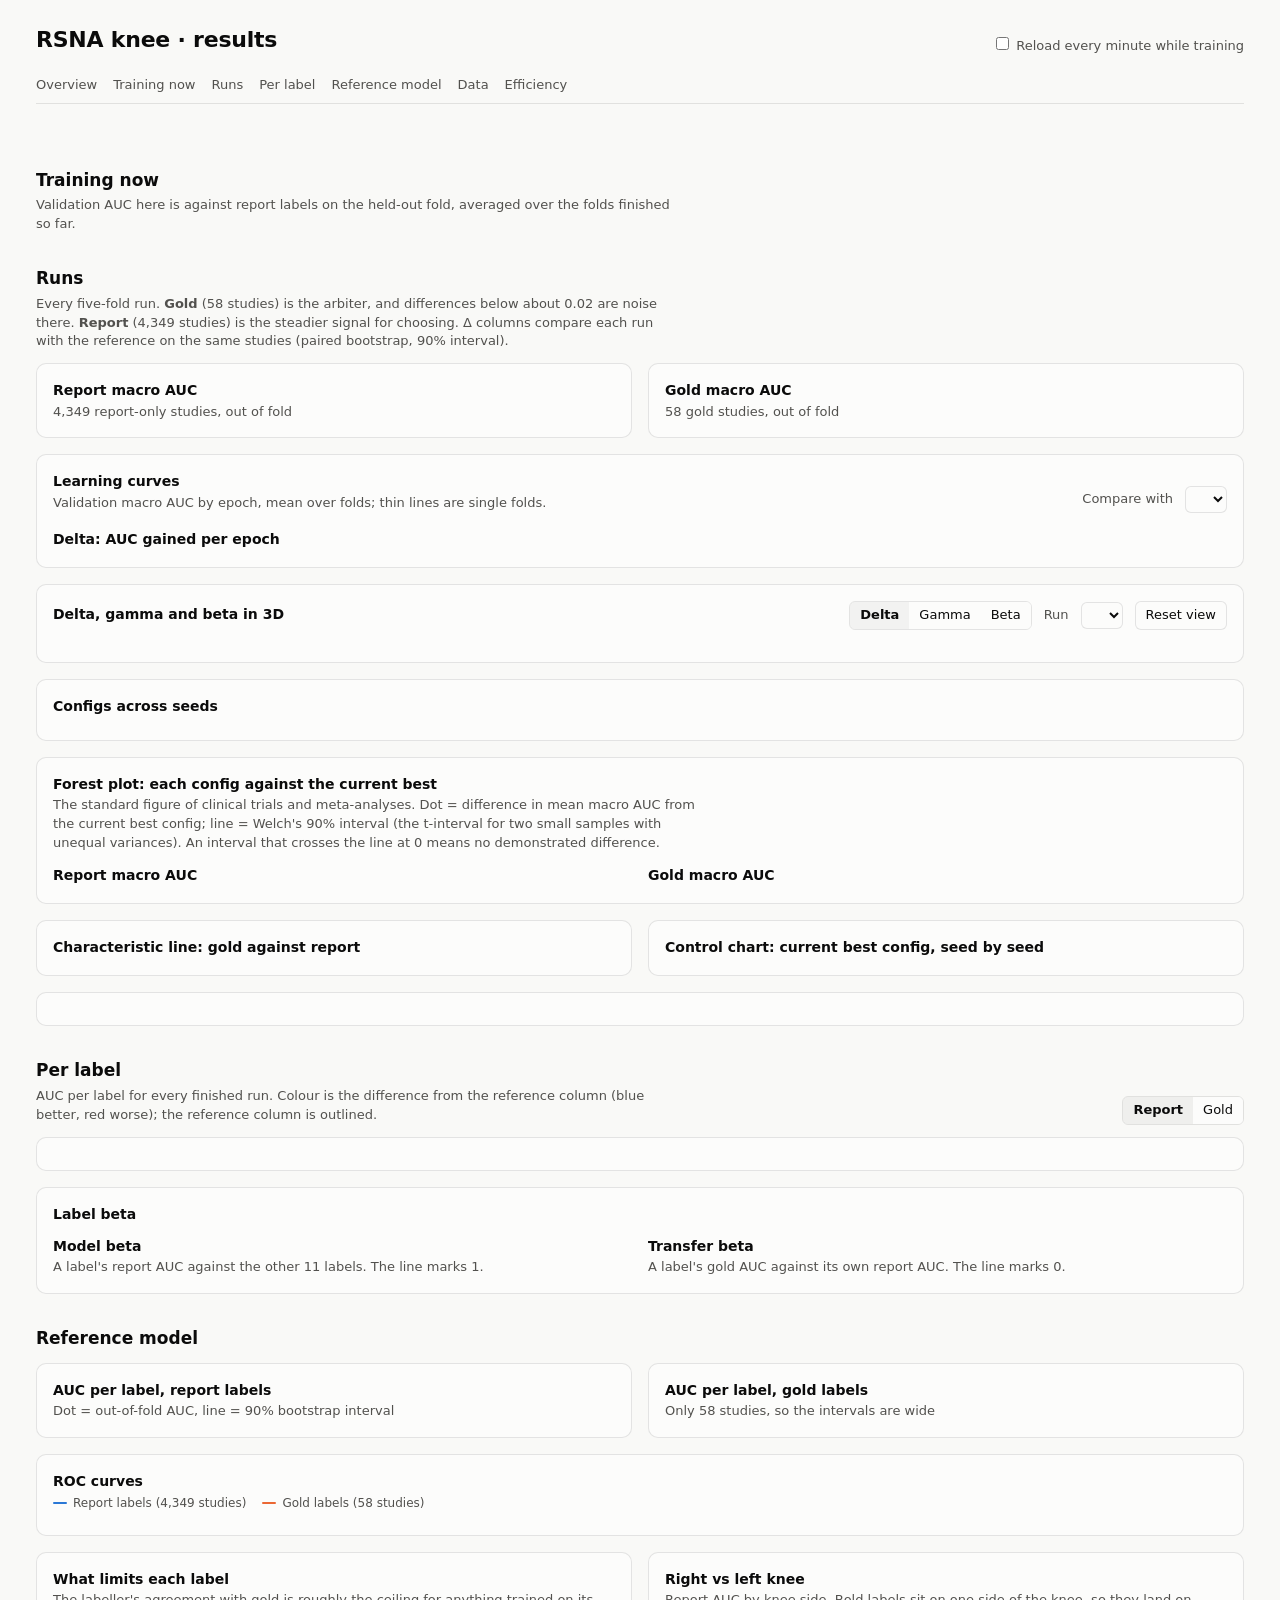
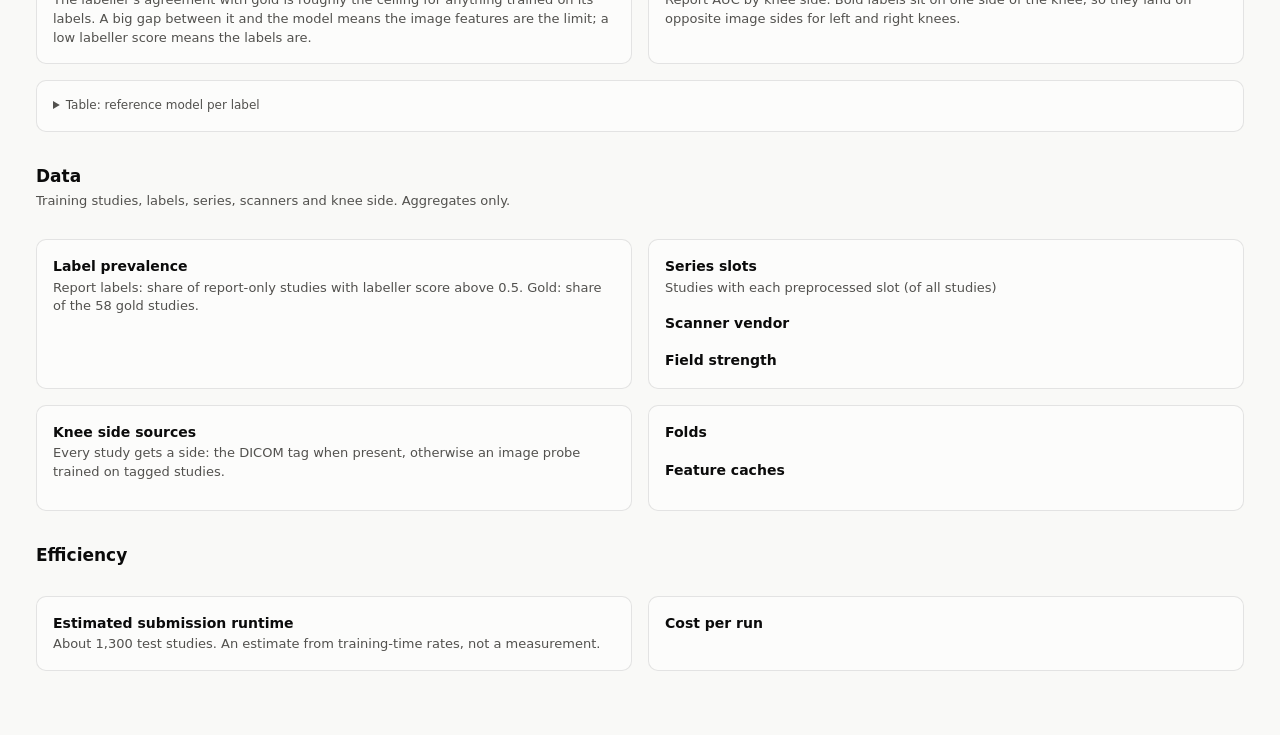
<file: scripts/dashboard_ui/template.html>
<!doctype html>
<html lang="en">
<head>
<meta charset="utf-8">
<meta name="viewport" content="width=device-width, initial-scale=1">
<title>Knee Results Dashboard</title>
<!-- Built by scripts/dashboard.py from runs/, meta/ and data/ (metrics and aggregates only). Do not edit runs/dashboard.html. -->
<style>
:root {
  color-scheme: light;
  --page: #f9f9f7; --surface: #fcfcfb; --text: #0b0b0b; --text2: #52514e; --muted: #898781;
  --grid: #e1e0d9; --axis: #c3c2b7; --border: rgba(11, 11, 11, 0.10); --wash: rgba(11, 11, 11, 0.04);
  --s1: #2a78d6; --s2: #eb6834; --s3: #1baf7a; --deemph: #bdbcb6;
  --good: #0ca30c; --warn: #fab219; --crit: #d03b3b;
  --div-neg: #e34948; --div-mid: #f0efec; --div-pos: #2a78d6; --meter-track: #cde2fb;
}
@media (prefers-color-scheme: dark) {
  :root:not([data-theme="light"]) {
    color-scheme: dark;
    --page: #0d0d0d; --surface: #1a1a19; --text: #ffffff; --text2: #c3c2b7; --muted: #898781;
    --grid: #2c2c2a; --axis: #383835; --border: rgba(255, 255, 255, 0.10); --wash: rgba(255, 255, 255, 0.05);
    --s1: #3987e5; --s2: #d95926; --s3: #199e70; --deemph: #5f5e5a;
    --div-neg: #e66767; --div-mid: #383835; --div-pos: #3987e5; --meter-track: #104281;
  }
}
:root[data-theme="dark"] {
  color-scheme: dark;
  --page: #0d0d0d; --surface: #1a1a19; --text: #ffffff; --text2: #c3c2b7; --muted: #898781;
  --grid: #2c2c2a; --axis: #383835; --border: rgba(255, 255, 255, 0.10); --wash: rgba(255, 255, 255, 0.05);
  --s1: #3987e5; --s2: #d95926; --s3: #199e70; --deemph: #5f5e5a;
  --div-neg: #e66767; --div-mid: #383835; --div-pos: #3987e5; --meter-track: #104281;
}
* { box-sizing: border-box; }
html { background: var(--page); }
body { margin: 0; background: var(--page); color: var(--text); font: 14px/1.45 system-ui, -apple-system, "Segoe UI", sans-serif; }
.wrap { max-width: 1240px; margin: 0 auto; padding: 0 16px 64px; }
header.top { display: flex; flex-wrap: wrap; gap: 12px 24px; align-items: flex-end; justify-content: space-between; padding: 24px 0 12px; }
h1 { font-size: 22px; font-weight: 600; margin: 0; letter-spacing: -0.01em; }
h2 { font-size: 17px; font-weight: 600; margin: 0 0 4px; }
h3 { font-size: 14px; font-weight: 600; margin: 0 0 2px; }
.sub, .note { color: var(--text2); margin: 0; }
.note { font-size: 13px; max-width: 78ch; }
.muted { color: var(--muted); }
.controls { display: flex; gap: 12px; align-items: center; flex-wrap: wrap; color: var(--text2); font-size: 13px; }
select { max-width: 100%; min-width: 0; text-overflow: ellipsis; }
label.controls { min-width: 0; max-width: 100%; }
button, select { font: inherit; font-size: 13px; color: var(--text); background: var(--surface); border: 1px solid var(--border); border-radius: 6px; padding: 4px 10px; cursor: pointer; }
button[aria-pressed="true"] { background: var(--wash); font-weight: 600; }
nav.toc { position: sticky; top: 0; z-index: 5; background: var(--page); border-bottom: 1px solid var(--border); padding: 8px 0; display: flex; gap: 16px; overflow-x: auto; white-space: nowrap; font-size: 13px; }
nav.toc a { color: var(--text2); text-decoration: none; }
nav.toc a:hover { color: var(--text); }
section { margin-top: 32px; scroll-margin-top: 48px; }
.head { margin-bottom: 12px; }
.card { background: var(--surface); border: 1px solid var(--border); border-radius: 10px; padding: 16px; min-width: 0; }
.grid2 { display: grid; grid-template-columns: repeat(2, minmax(0, 1fr)); gap: 16px; }
.grid3 { display: grid; grid-template-columns: repeat(3, minmax(0, 1fr)); gap: 16px; }
.stack > * + * { margin-top: 16px; }
@media (max-width: 860px) { .grid2, .grid3 { grid-template-columns: minmax(0, 1fr); } }
.tiles { display: grid; grid-template-columns: repeat(auto-fit, minmax(170px, 1fr)); gap: 12px; }
.tile { background: var(--surface); border: 1px solid var(--border); border-radius: 10px; padding: 12px 14px; }
.tile .label { color: var(--text2); font-size: 13px; }
.tile .value { font-size: 24px; font-weight: 600; margin-top: 2px; }
.tile .delta { font-size: 12px; color: var(--text2); margin-top: 2px; }
.hero { display: grid; grid-template-columns: minmax(240px, 1.1fr) 3fr; gap: 12px; }
@media (max-width: 860px) { .hero { grid-template-columns: minmax(0, 1fr); } }
.hero .big { font-size: 52px; font-weight: 600; line-height: 1.05; letter-spacing: -0.02em; }
.legend { display: flex; flex-wrap: wrap; gap: 6px 16px; font-size: 12px; color: var(--text2); margin: 4px 0 6px; }
.legend .k { display: inline-block; width: 10px; height: 10px; border-radius: 50%; margin-right: 6px; vertical-align: -1px; }
.legend .k.line { width: 14px; height: 2px; border-radius: 1px; vertical-align: 3px; }
.legend .k.rect { border-radius: 2px; }
svg { display: block; overflow: visible; }
svg text { fill: var(--text2); font-size: 12px; }
svg .tick { fill: var(--muted); font-size: 11px; font-variant-numeric: tabular-nums; }
svg .catlab { fill: var(--text); font-size: 12px; }
svg .catlab.strong { font-weight: 600; }
svg .endlab { fill: var(--text2); font-size: 11px; font-variant-numeric: tabular-nums; }
svg .grid { stroke: var(--grid); stroke-width: 1; }
svg .axis { stroke: var(--axis); stroke-width: 1; }
svg .refline { stroke: var(--axis); stroke-width: 1.5; }
svg .connector { stroke: var(--axis); stroke-width: 2; stroke-linecap: round; }
svg .ci { stroke-width: 2; stroke-linecap: round; opacity: 0.55; }
svg .dot { stroke: var(--surface); stroke-width: 2; }
svg .line { fill: none; stroke-width: 2; stroke-linejoin: round; stroke-linecap: round; }
svg .faint { fill: none; stroke-width: 1; opacity: 0.25; }
svg .hit { fill: transparent; cursor: default; }
svg .hit:focus { outline: none; }
svg g.row:hover .dot, svg g.row:focus-within .dot { r: 6.5; }
svg g.row:hover .bar, svg g.row:focus-within .bar { opacity: 0.8; }
svg .cross { stroke: var(--muted); stroke-width: 1; }
table { border-collapse: collapse; width: 100%; font-size: 13px; }
th, td { text-align: left; padding: 6px 8px; border-bottom: 1px solid var(--grid); vertical-align: top; }
th { color: var(--text2); font-weight: 600; font-size: 12px; white-space: nowrap; }
td.num, th.num { text-align: right; font-variant-numeric: tabular-nums; white-space: nowrap; }
tr.ref td { background: var(--wash); }
.scroll { overflow-x: auto; }
.pill { display: inline-flex; gap: 5px; align-items: center; font-size: 12px; white-space: nowrap; color: var(--text); }
.pill .ic { display: inline-flex; width: 16px; height: 16px; border-radius: 50%; align-items: center; justify-content: center; font-size: 10px; font-weight: 700; color: #fff; }
details summary { cursor: pointer; color: var(--text2); font-size: 12px; }
details .notes { color: var(--text2); font-size: 12px; margin-top: 4px; max-width: 70ch; }
.heat td.cell { text-align: right; font-variant-numeric: tabular-nums; border-bottom: 2px solid var(--surface); border-right: 2px solid var(--surface); }
.heat th.col { writing-mode: vertical-rl; transform: rotate(180deg); text-align: left; height: 150px; vertical-align: bottom; font-weight: 500; }
.meter { height: 10px; border-radius: 5px; background: var(--meter-track); overflow: hidden; }
.meter > div { height: 100%; background: var(--s1); border-radius: 5px; }
.rocgrid { display: grid; grid-template-columns: repeat(auto-fill, minmax(190px, 1fr)); gap: 12px; }
.rocgrid .cell { min-width: 0; }
.seg { display: inline-flex; border: 1px solid var(--border); border-radius: 6px; overflow: hidden; }
.seg button { border: 0; border-radius: 0; }
#tip { position: fixed; z-index: 20; display: none; pointer-events: none; background: var(--surface); color: var(--text); border: 1px solid var(--border); border-radius: 8px; padding: 8px 10px; box-shadow: 0 4px 16px rgba(0, 0, 0, 0.12); font-size: 12px; max-width: 360px; }
#tip .tt-title { color: var(--text2); margin-bottom: 4px; }
#tip .tt-row { display: flex; gap: 8px; align-items: center; white-space: nowrap; }
#tip .tt-key { width: 12px; height: 2px; border-radius: 1px; flex: none; }
#tip .tt-val { font-weight: 600; font-variant-numeric: tabular-nums; }
#tip .tt-lab { color: var(--text2); white-space: normal; }
.stale { color: var(--crit); }
svg.g3 { touch-action: none; cursor: grab; user-select: none; -webkit-user-select: none; border-radius: 8px; }
svg.g3.drag { cursor: grabbing; }
svg.g3:focus { outline: none; }
svg.g3:focus-visible { outline: 2px solid var(--s1); outline-offset: 2px; }
svg.g3 .pane { fill: var(--wash); }
svg.g3 .front { opacity: 0.5; }
svg.g3 .casing { stroke: var(--muted); stroke-width: 4.5; stroke-linecap: round; }
svg.g3 .seg3 { stroke-width: 2.5; stroke-linecap: round; }
svg.g3 .stem { stroke: var(--text2); stroke-width: 1; opacity: 0.7; }
svg.g3 .drop { stroke: var(--axis); stroke-width: 1; }
svg.g3 .shadow { fill: none; stroke: var(--muted); stroke-width: 1.5; stroke-linejoin: round; opacity: 0.8; }
svg.g3 .other { fill: none; stroke: var(--deemph); stroke-width: 1; stroke-linejoin: round; opacity: 0.6; }
svg.g3 .mark { stroke: var(--muted); stroke-width: 1; }
svg.g3 .mesh { stroke: var(--s2); stroke-width: 1; opacity: 0.55; }
svg.g3 .sheet { fill: var(--s2); opacity: 0.08; }
svg.g3 .hit:focus-visible { outline: 2px solid var(--s1); }
.legend .ramp { display: inline-block; width: 96px; height: 10px; border-radius: 2px; margin: 0 6px; vertical-align: -1px; border: 1px solid var(--border); }
/* Graphs view (dashboard.html?graphs): the charts alone, one card each. &export is the variant scripts/graphs.py saves as PNGs. */
html.graphs .wrap { max-width: 1600px; }
html.graphs .wrap > section, html.graphs nav.toc, html.graphs #sub, html.graphs header.top .controls { display: none; }
#gallery { display: grid; grid-template-columns: repeat(auto-fill, minmax(min(100%, 520px), 1fr)); gap: 16px; align-items: start; }
#gallery > h2 { grid-column: 1 / -1; margin: 16px 0 -4px; }
#gallery .wide { grid-column: 1 / -1; }
#gallery .ghead { display: flex; justify-content: space-between; align-items: center; gap: 8px 12px; flex-wrap: wrap; margin-bottom: 8px; }
#gallery .note, #gallery .tiles, #gallery .meter { display: none; }
#gallery .card .card { border: 0; padding: 0; background: none; }
#gallery #liveBox .grid2 { grid-template-columns: minmax(0, 1fr); }
html.export .gctl { display: none; }
html.export #gallery .scroll { overflow: visible; width: max-content; min-width: 100%; }
</style>
</head>
<body>
<div class="wrap">
  <header class="top">
    <div>
      <h1>RSNA knee · results</h1>
      <p class="sub" id="sub"></p>
    </div>
    <div class="controls">
      <label><input type="checkbox" id="auto"> Reload every minute while training</label>

    </div>
  </header>
  <nav class="toc" aria-label="Sections">
    <a href="#overview">Overview</a><a href="#live">Training now</a><a href="#runs">Runs</a><a href="#labels">Per label</a>
    <a href="#reference">Reference model</a><a href="#data">Data</a><a href="#efficiency">Efficiency</a>
  </nav>

  <section id="overview"><div class="hero" id="hero"></div></section>

  <section id="live">
    <div class="head"><h2>Training now</h2><p class="note">Validation AUC here is against report labels on the held-out fold, averaged over the folds finished so far.</p></div>
    <div id="liveBox"></div>
  </section>

  <section id="runs">
    <div class="head"><h2>Runs</h2>
      <p class="note">Every five-fold run. <b>Gold</b> (58 studies) is the arbiter, and differences below about 0.02 are noise there. <b>Report</b> (4,349 studies) is the steadier signal for choosing. Δ columns compare each run with the reference on the same studies (paired bootstrap, 90% interval).</p></div>
    <div class="grid2">
      <div class="card"><h3>Report macro AUC</h3><p class="note">4,349 report-only studies, out of fold</p><div id="runsReport"></div></div>
      <div class="card"><h3>Gold macro AUC</h3><p class="note">58 gold studies, out of fold</p><div id="runsGold"></div></div>
    </div>
    <div class="card" style="margin-top:16px">
      <div style="display:flex;justify-content:space-between;gap:12px;flex-wrap:wrap;align-items:flex-end">
        <div><h3>Learning curves</h3><p class="note">Validation macro AUC by epoch, mean over folds; thin lines are single folds.</p></div>
        <label class="controls">Compare with <select id="cmpSel"></select></label>
      </div>
      <div id="curves"></div>
      <h3 style="margin-top:16px">Delta: AUC gained per epoch</h3><p class="note" id="greeksNote"></p>
      <div id="deltaCurves"></div>
    </div>
    <div class="card" id="greeks3d" style="margin-top:16px">
      <div style="display:flex;justify-content:space-between;gap:8px 12px;flex-wrap:wrap;align-items:center">
        <h3>Delta, gamma and beta in 3D</h3>
        <div class="controls" style="min-width:0;max-width:100%">
          <span class="seg" role="group" aria-label="3D view"><button data-g3="delta" aria-pressed="true">Delta</button><button data-g3="gamma" aria-pressed="false">Gamma</button><button data-g3="beta" aria-pressed="false">Beta</button></span>
          <label class="controls" id="g3RunLab">Run <select id="g3Run"></select></label>
          <button id="g3Reset">Reset view</button>
        </div>
      </div>
      <div class="grid2" style="margin-top:8px;align-items:start">
        <div><p class="note" id="g3Note"></p><div id="g3Legend" style="margin-top:8px"></div></div>
        <div id="g3Box"></div>
      </div>
    </div>
    <div class="card scroll" style="margin-top:16px">
      <h3>Configs across seeds</h3><p class="note" id="configsNote"></p>
      <div id="configs" style="margin-top:8px"></div>
    </div>
    <div class="card" style="margin-top:16px">
      <h3>Forest plot: each config against the current best</h3>
      <p class="note">The standard figure of clinical trials and meta-analyses. Dot = difference in mean macro AUC from the current best config; line = Welch's 90% interval (the t-interval for two small samples with unequal variances). An interval that crosses the line at 0 means no demonstrated difference.</p>
      <div class="grid2" style="margin-top:12px">
        <div><h3>Report macro AUC</h3><div id="forestReport"></div></div>
        <div><h3>Gold macro AUC</h3><div id="forestGold"></div></div>
      </div>
    </div>
    <div class="grid2" style="margin-top:16px">
      <div class="card"><h3>Characteristic line: gold against report</h3><p class="note" id="capmNote"></p><div id="capm"></div></div>
      <div class="card"><h3>Control chart: current best config, seed by seed</h3><p class="note" id="controlNote"></p>
        <div id="controlReport"></div><div id="controlGold"></div></div>
    </div>
    <div class="card scroll" style="margin-top:16px"><div id="board"></div></div>
  </section>

  <section id="labels">
    <div class="head" style="display:flex;justify-content:space-between;gap:12px;flex-wrap:wrap;align-items:flex-end">
      <div><h2>Per label</h2><p class="note">AUC per label for every finished run. Colour is the difference from the reference column (blue better, red worse); the reference column is outlined.</p></div>
      <span class="seg" role="group" aria-label="Metric"><button data-heat="report" aria-pressed="true">Report</button><button data-heat="gold">Gold</button></span>
    </div>
    <div class="card scroll"><div id="heat"></div></div>
    <div class="card" style="margin-top:16px">
      <h3>Label beta</h3><p class="note" id="betaNote"></p>
      <div class="grid2" style="margin-top:12px">
        <div><h3>Model beta</h3><p class="note">A label's report AUC against the other 11 labels. The line marks 1.</p><div id="betaModel"></div></div>
        <div><h3>Transfer beta</h3><p class="note">A label's gold AUC against its own report AUC. The line marks 0.</p><div id="betaTransfer"></div></div>
      </div>
    </div>
  </section>

  <section id="reference">
    <div class="head"><h2>Reference model</h2><p class="note" id="refNote"></p></div>
    <div class="grid2">
      <div class="card"><h3>AUC per label, report labels</h3><p class="note">Dot = out-of-fold AUC, line = 90% bootstrap interval</p><div id="ciReport"></div></div>
      <div class="card"><h3>AUC per label, gold labels</h3><p class="note">Only 58 studies, so the intervals are wide</p><div id="ciGold"></div></div>
    </div>
    <div class="card" style="margin-top:16px">
      <h3>ROC curves</h3>
      <div class="legend" id="rocLegend"><span><span class="k line" style="background:var(--s1)"></span>Report labels (4,349 studies)</span><span><span class="k line" style="background:var(--s2)"></span>Gold labels (58 studies)</span></div>
      <div class="rocgrid" id="roc"></div>
    </div>
    <div class="grid2" style="margin-top:16px">
      <div class="card"><h3>What limits each label</h3>
        <p class="note">The labeller's agreement with gold is roughly the ceiling for anything trained on its labels. A big gap between it and the model means the image features are the limit; a low labeller score means the labels are.</p>
        <div id="ceiling"></div></div>
      <div class="card"><h3>Right vs left knee</h3>
        <p class="note">Report AUC by knee side. Bold labels sit on one side of the knee, so they land on opposite image sides for left and right knees.</p>
        <div id="side"></div></div>
    </div>
    <details class="card" style="margin-top:16px"><summary>Table: reference model per label</summary><div class="scroll" id="refTable" style="margin-top:8px"></div></details>
  </section>

  <section id="data">
    <div class="head"><h2>Data</h2><p class="note">Training studies, labels, series, scanners and knee side. Aggregates only.</p></div>
    <div class="tiles" id="dataTiles"></div>
    <div class="grid2" style="margin-top:16px">
      <div class="card"><h3>Label prevalence</h3><p class="note">Report labels: share of report-only studies with labeller score above 0.5. Gold: share of the 58 gold studies.</p><div id="prev"></div></div>
      <div class="card stack">
        <div><h3>Series slots</h3><p class="note">Studies with each preprocessed slot (of all studies)</p><div id="slots"></div></div>
        <div><h3>Scanner vendor</h3><div id="vendors"></div></div>
        <div><h3>Field strength</h3><div id="field"></div></div>
      </div>
    </div>
    <div class="grid2" style="margin-top:16px">
      <div class="card"><h3>Knee side sources</h3><p class="note">Every study gets a side: the DICOM tag when present, otherwise an image probe trained on tagged studies.</p><div id="lat"></div><div class="tiles" id="latTiles" style="margin-top:12px"></div></div>
      <div class="card stack">
        <div><h3>Folds</h3><div class="scroll" id="folds"></div></div>
        <div><h3>Feature caches</h3><div class="scroll" id="caches"></div></div>
      </div>
    </div>
  </section>

  <section id="efficiency">
    <div class="head"><h2>Efficiency</h2><p class="note" id="effNote"></p></div>
    <div class="tiles" id="effTiles"></div>
    <div class="grid2" style="margin-top:16px">
      <div class="card"><h3>Estimated submission runtime</h3><p class="note">About 1,300 test studies. An estimate from training-time rates, not a measurement.</p><div id="effBar"></div></div>
      <div class="card scroll"><h3>Cost per run</h3><div id="effTable"></div></div>
    </div>
  </section>
</div>
<div id="tip" role="tooltip"></div>

<script>const DATA = /*__DATA__*/null;</script>
<script>
"use strict";
// ------------------------------------------------------------------ helpers
const $ = (s, r = document) => r.querySelector(s);
const NS = "http://www.w3.org/2000/svg";
function S(tag, attrs, parent) { const e = document.createElementNS(NS, tag); for (const k in attrs || {}) e.setAttribute(k, attrs[k]); if (parent) parent.appendChild(e); return e; }
function H(tag, attrs, parent, text) {
  const e = document.createElement(tag);
  for (const k in attrs || {}) { if (k === "class") e.className = attrs[k]; else if (k === "style") e.style.cssText = attrs[k]; else e.setAttribute(k, attrs[k]); }
  if (text != null) e.textContent = text;
  if (parent) parent.appendChild(e);
  return e;
}
const cssv = n => getComputedStyle(document.documentElement).getPropertyValue(n).trim();
const f3 = v => v == null ? "–" : v.toFixed(3);
const f4 = v => v == null ? "–" : v.toFixed(4);
const pct = v => v == null ? "–" : (100 * v).toFixed(1) + "%";
const sg = (v, d = 3) => v == null ? "–" : (v >= 0 ? "+" : "−") + Math.abs(v).toFixed(d);
const sg0 = (v, d = 4) => v != null && Math.abs(v) < 0.5 * Math.pow(10, -d) ? (0).toFixed(d) : sg(v, d);  // no signed zero
const int = v => v == null ? "–" : Math.round(v).toLocaleString("en-US");
const compact = v => v == null ? "–" : v >= 1e6 ? (v / 1e6).toFixed(2) + "M" : v >= 1e4 ? (v / 1e3).toFixed(0) + "K" : int(v);
const lin = (d0, d1, r0, r1) => v => r0 + (v - d0) / (d1 - d0 || 1) * (r1 - r0);
function niceTicks(min, max, n = 5) {
  const raw = (max - min) / n, mag = Math.pow(10, Math.floor(Math.log10(raw))), r = raw / mag;
  const step = (r > 5 ? 10 : r > 2 ? 5 : r > 1 ? 2 : 1) * mag, out = [];
  for (let v = Math.ceil(min / step - 1e-9) * step; v <= max + 1e-9; v += step) out.push(+v.toFixed(10));
  return out;
}
const measure = document.createElement("canvas").getContext("2d");
function fit(text, px, size = 12) {  // truncate to a pixel width with an ellipsis; the tooltip carries the full text
  measure.font = `${size}px system-ui, -apple-system, "Segoe UI", sans-serif`;
  if (measure.measureText(text).width <= px) return text;
  let lo = 0, hi = text.length;
  while (lo < hi) { const m = (lo + hi + 1) >> 1; if (measure.measureText(text.slice(0, m) + "…").width <= px) lo = m; else hi = m - 1; }
  return text.slice(0, lo).trimEnd() + "…";
}
const short = (t, n = 44) => !t ? "" : t.length <= n ? t : t.slice(0, n).replace(/\s+\S*$/, "") + "…";
const runLabel = r => short(r.change.replace(/;\s*vs .*$/, ""), 40);

// ------------------------------------------------------------------ tooltip
const tip = $("#tip");
function showTip(ev, title, rows) {
  tip.replaceChildren();
  if (title) H("div", { class: "tt-title" }, tip, title);
  for (const r of rows) {
    const row = H("div", { class: "tt-row" }, tip);
    const k = H("span", { class: "tt-key" }, row); k.style.background = r.color || "transparent";
    H("span", { class: "tt-val" }, row, r.value);
    if (r.label) H("span", { class: "tt-lab" }, row, r.label);
  }
  tip.style.display = "block";
  const pad = 14, w = tip.offsetWidth, h = tip.offsetHeight;
  let x = ev.clientX + pad, y = ev.clientY + pad;
  if (x + w > innerWidth - 8) x = ev.clientX - w - pad;
  if (y + h > innerHeight - 8) y = ev.clientY - h - pad;
  tip.style.left = Math.max(8, x) + "px"; tip.style.top = Math.max(8, y) + "px";
}
const hideTip = () => { tip.style.display = "none"; };
function bindTip(el, fn) {
  el.setAttribute("tabindex", "0");
  el.addEventListener("pointermove", fn);
  el.addEventListener("pointerleave", hideTip);
  el.addEventListener("focus", () => { const b = el.getBoundingClientRect(); fn({ clientX: b.left + b.width / 2, clientY: b.top }); });
  el.addEventListener("blur", hideTip);
}
function legend(box, items) {
  const lg = H("div", { class: "legend" }, box);
  for (const it of items) {
    const s = H("span", {}, lg);
    const k = H("span", { class: "k" + (it.shape ? " " + it.shape : "") }, s); k.style.background = `var(${it.color})`;
    s.appendChild(document.createTextNode(it.name));
  }
}

// ------------------------------------------------------------------ charts
// Dot plot: categories down, value across. Series share rows (small vertical offset) or form a dumbbell.
function dotPlot(box, o) {
  box.replaceChildren();
  if (o.legend) legend(box, o.legend);
  const W = Math.max(200, box.clientWidth), labelW = Math.min(o.labelW ?? 132, Math.round(W * 0.42)), rowH = o.rowH ?? 26, top = 6, bottom = 30, right = o.right ?? 52;
  const Hh = top + o.cats.length * rowH + bottom;
  const s = S("svg", { width: W, height: Hh, viewBox: `0 0 ${W} ${Hh}`, role: "img", "aria-label": o.aria || "" }, box);
  const x = lin(o.domain[0], o.domain[1], labelW, W - right);
  for (const t of niceTicks(o.domain[0], o.domain[1], o.ticks || 5)) {
    S("line", { x1: x(t), x2: x(t), y1: top, y2: Hh - bottom, class: "grid" }, s);
    S("text", { x: x(t), y: Hh - bottom + 16, class: "tick", "text-anchor": "middle" }, s).textContent = (o.tickFmt || (v => v.toFixed(2)))(t);
  }
  if (o.xLabel) S("text", { x: (labelW + W - right) / 2, y: Hh - 2, class: "tick", "text-anchor": "middle" }, s).textContent = o.xLabel;
  if (o.refLine) {
    S("line", { x1: x(o.refLine.v), x2: x(o.refLine.v), y1: top - 2, y2: Hh - bottom, class: "refline" }, s);
  }
  const n = o.series.length, off = i => (n === 1 || o.dumbbell) ? 0 : (i - (n - 1) / 2) * Math.min(6, rowH / (n + 1));
  o.cats.forEach((c, ci) => {
    const g = S("g", { class: "row" }, s), y = top + ci * rowH + rowH / 2;
    S("text", { x: labelW - 10, y: y + 4, class: "catlab" + (o.bold && o.bold.includes(c) ? " strong" : ""), "text-anchor": "end" }, g).textContent = fit(o.catName ? o.catName(c) : c, labelW - 16);
    if (o.dumbbell) {
      const vs = o.series.map(se => se.values[c]).filter(v => v != null);
      if (vs.length === 2) S("line", { x1: x(vs[0]), x2: x(vs[1]), y1: y, y2: y, class: "connector" }, g);
    }
    o.series.forEach((se, si) => {
      const v = se.values[c]; if (v == null) return;
      const yy = y + off(si), col = se.colorOf ? se.colorOf(c) : se.color, ci_ = se.ci && se.ci[c];
      if (ci_) S("line", { x1: x(ci_[0]), x2: x(ci_[1]), y1: yy, y2: yy, class: "ci", style: `stroke:var(${col})` }, g);
      S("circle", { cx: x(v), cy: yy, r: 5, class: "dot", style: `fill:var(${col})` }, g);
    });
    if (o.endLabel) S("text", { x: W - right + 8, y: y + 4, class: "endlab" }, g).textContent = o.endLabel(c);
    const hit = S("rect", { x: 0, y: y - rowH / 2, width: W, height: rowH, class: "hit" }, g);
    bindTip(hit, ev => showTip(ev, o.catName ? o.catName(c) : c, o.tip ? o.tip(c) : o.series.filter(se => se.values[c] != null).map(se => ({
      color: `var(${se.colorOf ? se.colorOf(c) : se.color})`,
      value: f3(se.values[c]) + (se.ci && se.ci[c] ? `  [${f3(se.ci[c][0])}, ${f3(se.ci[c][1])}]` : ""), label: se.name }))));
  });
}

// Horizontal bars, one or two series per category; value at the bar tip.
function barPath(x0, x1, y, h, r = 4) {
  const w = x1 - x0; if (w <= 0.5) return "";
  r = Math.min(r, w / 2, h / 2);
  return `M${x0},${y}H${x1 - r}Q${x1},${y} ${x1},${y + r}V${y + h - r}Q${x1},${y + h} ${x1 - r},${y + h}H${x0}Z`;
}
function barH(box, o) {
  box.replaceChildren();
  if (o.series.length > 1) legend(box, o.series.map(se => ({ name: se.name, color: se.color, shape: "rect" })));
  const W = Math.max(200, box.clientWidth), labelW = o.labelW ?? 132, n = o.series.length;
  const barT = n > 1 ? 10 : 14, rowH = n * barT + (n - 1) * 2 + 12, top = 4;
  measure.font = "11px system-ui, -apple-system, \"Segoe UI\", sans-serif";
  const right = 14 + Math.max(24, ...o.cats.flatMap(c => o.series.map(se => measure.measureText((o.fmt || int)(se.values[c] || 0)).width)));
  const Hh = top + o.cats.length * rowH + 4;
  const s = S("svg", { width: W, height: Hh, viewBox: `0 0 ${W} ${Hh}`, role: "img", "aria-label": o.aria || "" }, box);
  const max = o.max ?? Math.max(...o.cats.flatMap(c => o.series.map(se => se.values[c] || 0)));
  const x = lin(0, max, labelW, W - right);
  S("line", { x1: labelW, x2: labelW, y1: top, y2: Hh - 4, class: "axis" }, s);
  o.cats.forEach((c, ci) => {
    const g = S("g", { class: "row" }, s), y0 = top + ci * rowH + 6;
    S("text", { x: labelW - 10, y: y0 + (rowH - 12) / 2 + 4, class: "catlab", "text-anchor": "end" }, g).textContent = fit(o.catName ? o.catName(c) : c, labelW - 16);
    o.series.forEach((se, si) => {
      const v = se.values[c] || 0, y = y0 + si * (barT + 2);
      S("path", { d: barPath(labelW, x(v), y, barT), class: "bar", style: `fill:var(${se.color})` }, g);
      if (n === 1 || o.labelAll) S("text", { x: x(v) + 6, y: y + barT / 2 + 4, class: "endlab" }, g).textContent = (o.fmt || int)(v);
    });
    const hit = S("rect", { x: 0, y: y0 - 6, width: W, height: rowH, class: "hit" }, g);
    bindTip(hit, ev => showTip(ev, o.catName ? o.catName(c) : c, o.series.map(se => ({ color: `var(${se.color})`, value: (o.fmt || int)(se.values[c] || 0), label: se.name }))
      .concat(o.extra ? o.extra(c) : [])));
  });
}

// One horizontal stacked bar per row, 2px surface gaps between segments.
function stackBars(box, o) {
  box.replaceChildren();
  legend(box, o.segments.map(sg_ => ({ name: sg_.name, color: sg_.color, shape: "rect" })));
  const W = Math.max(200, box.clientWidth), labelW = o.labelW ?? 110, barT = 18, rowH = 32, Hh = o.rows.length * rowH + 4;
  const s = S("svg", { width: W, height: Hh, viewBox: `0 0 ${W} ${Hh}`, role: "img", "aria-label": o.aria || "" }, box);
  const max = Math.max(...o.rows.map(r => o.segments.reduce((a, sg_) => a + (r.values[sg_.key] || 0), 0)));
  const x = lin(0, max, labelW, W - 56);
  o.rows.forEach((r, ri) => {
    const g = S("g", { class: "row" }, s), y = ri * rowH + 6;
    S("text", { x: labelW - 10, y: y + barT / 2 + 4, class: "catlab", "text-anchor": "end" }, g).textContent = fit(r.name, labelW - 16);
    let acc = 0;
    const segs = o.segments.filter(sg_ => r.values[sg_.key]);
    segs.forEach((sg_, i) => {
      const v = r.values[sg_.key], x0 = x(acc) + (i ? 1 : 0), x1 = x(acc + v) - (i < segs.length - 1 ? 1 : 0);
      const last = i === segs.length - 1;
      S("path", { d: last ? barPath(x0, x1, y, barT) : `M${x0},${y}H${x1}V${y + barT}H${x0}Z`, class: "bar", style: `fill:var(${sg_.color})` }, g);
      if (x1 - x0 > 44) S("text", { x: (x0 + x1) / 2, y: y + barT / 2 + 4, "text-anchor": "middle", style: "fill:#fff;font-size:11px" }, g).textContent = int(v);
      acc += v;
    });
    S("text", { x: x(acc) + 6, y: y + barT / 2 + 4, class: "endlab" }, g).textContent = int(acc);
    const hit = S("rect", { x: 0, y: y - 6, width: W, height: rowH, class: "hit" }, g);
    bindTip(hit, ev => showTip(ev, r.name, o.segments.map(sg_ => ({ color: `var(${sg_.color})`, value: int(r.values[sg_.key] || 0), label: sg_.name }))));
  });
}

// Line chart with a crosshair that snaps to the nearest x and lists every series.
function lineChart(box, o) {
  box.replaceChildren();
  if (o.series.length > 1) legend(box, o.series.map(se => ({ name: se.name, color: se.color, shape: "line" })));
  const W = Math.max(160, box.clientWidth), Hh = o.height || 260, L = 44, R = 56, T = 8, B = 30;
  const s = S("svg", { width: W, height: Hh, viewBox: `0 0 ${W} ${Hh}`, role: "img", "aria-label": o.aria || "" }, box);
  const all = o.series.flatMap(se => se.pts.concat(...(se.faint || [])));
  if (!all.length) { S("text", { x: 8, y: 20 }, s).textContent = "No data yet"; return; }
  const xs = all.map(p => p[0]), ys = all.map(p => p[1]);
  const xd = o.xDomain || [Math.min(...xs), Math.max(...xs)], yd = o.yDomain || [Math.min(...ys) - 0.01, Math.max(...ys) + 0.01];
  const x = lin(xd[0], xd[1], L, W - R), y = lin(yd[0], yd[1], Hh - B, T);
  for (const t of niceTicks(yd[0], yd[1], 5)) {
    S("line", { x1: L, x2: W - R, y1: y(t), y2: y(t), class: "grid" }, s);
    S("text", { x: L - 6, y: y(t) + 4, class: "tick", "text-anchor": "end" }, s).textContent = (o.yFmt || (v => v.toFixed(2)))(t);
  }
  for (const t of niceTicks(xd[0], xd[1], Math.min(8, xd[1] - xd[0] || 1)).filter(v => Number.isInteger(v) || !o.integerX)) {
    S("text", { x: x(t), y: Hh - B + 16, class: "tick", "text-anchor": "middle" }, s).textContent = o.xFmt ? o.xFmt(t) : t;
  }
  S("line", { x1: L, x2: W - R, y1: Hh - B, y2: Hh - B, class: "axis" }, s);
  if (o.xLabel) S("text", { x: W - R, y: Hh - 2, class: "tick", "text-anchor": "end" }, s).textContent = o.xLabel;
  const path = pts => pts.map((p, i) => (i ? "L" : "M") + x(p[0]).toFixed(1) + "," + y(p[1]).toFixed(1)).join("");
  for (const se of o.series) for (const f of se.faint || []) if (f.length) S("path", { d: path(f), class: "faint", style: `stroke:var(${se.color})` }, s);
  const ends = o.series.filter(se => se.pts.length).map(se => y(se.pts[se.pts.length - 1][1]));
  const clear = o.series.length <= 3 && ends.every((a, i) => ends.every((b, j) => i === j || Math.abs(a - b) >= 13));
  for (const se of o.series) {
    if (!se.pts.length) continue;
    S("path", { d: path(se.pts), class: "line", style: `stroke:var(${se.color})` }, s);
    const lp = se.pts[se.pts.length - 1];
    if (!o.noEndDot) S("circle", { cx: x(lp[0]), cy: y(lp[1]), r: 4.5, class: "dot", style: `fill:var(${se.color})` }, s);
    if (clear) S("text", { x: x(lp[0]) + 8, y: y(lp[1]) + 4, class: "endlab" }, s).textContent = (o.yFmt || f3)(lp[1]);
  }
  const cross = S("line", { y1: T, y2: Hh - B, class: "cross", style: "display:none" }, s);
  const hit = S("rect", { x: L, y: T, width: W - L - R, height: Hh - T - B, class: "hit" }, s);
  const xsAll = [...new Set(o.series.flatMap(se => se.pts.map(p => p[0])))].sort((a, b) => a - b);
  const at = xv => { const ev = hit.getBoundingClientRect(); return { clientX: ev.left + x(xv) - L, clientY: ev.top + 10 }; };
  const show = (ev, xv) => {
    cross.setAttribute("x1", x(xv)); cross.setAttribute("x2", x(xv)); cross.style.display = "";
    showTip(ev, (o.xName || "x") + " " + (o.xFmt ? o.xFmt(xv) : xv), o.series.map(se => {
      const p = se.pts.find(q => q[0] === xv) || (o.interp ? [xv, interp(se.pts, xv)] : null);
      return { color: `var(${se.color})`, value: p ? (o.yFmt || f3)(p[1]) : "–", label: se.name };
    }));
  };
  hit.setAttribute("tabindex", "0");
  hit.addEventListener("pointermove", ev => {
    const b = hit.getBoundingClientRect(), xv = xd[0] + (ev.clientX - b.left) / b.width * (xd[1] - xd[0]);
    const near = o.interp ? Math.round(xv * 100) / 100 : xsAll.reduce((a, c) => Math.abs(c - xv) < Math.abs(a - xv) ? c : a, xsAll[0]);
    show(ev, Math.max(xd[0], Math.min(xd[1], near)));
  });
  hit.addEventListener("pointerleave", () => { cross.style.display = "none"; hideTip(); });
  hit.addEventListener("focus", () => show(at(xsAll[xsAll.length - 1]), xsAll[xsAll.length - 1]));
  hit.addEventListener("blur", () => { cross.style.display = "none"; hideTip(); });
}
// Scatter of points {x, y, r, color, title, rows} with an optional fitted line {slope, intercept}.
function scatter(box, o) {
  box.replaceChildren();
  if (o.legend) legend(box, o.legend);
  const W = Math.max(160, box.clientWidth), Hh = o.height || 300, L = 48, R = 16, T = 8, B = 34;
  const s = S("svg", { width: W, height: Hh, viewBox: `0 0 ${W} ${Hh}`, role: "img", "aria-label": o.aria || "" }, box);
  const pad = (a, f = 0.06) => { const lo = Math.min(...a), hi = Math.max(...a), m = (hi - lo || 0.01) * f; return [lo - m, hi + m]; };
  const xd = pad(o.points.map(p => p.x)), yd = pad(o.points.map(p => p.y));
  const x = lin(xd[0], xd[1], L, W - R), y = lin(yd[0], yd[1], Hh - B, T);
  for (const t of niceTicks(yd[0], yd[1], 5)) { S("line", { x1: L, x2: W - R, y1: y(t), y2: y(t), class: "grid" }, s); S("text", { x: L - 6, y: y(t) + 4, class: "tick", "text-anchor": "end" }, s).textContent = t.toFixed(2); }
  for (const t of niceTicks(xd[0], xd[1], 5)) { S("line", { x1: x(t), x2: x(t), y1: T, y2: Hh - B, class: "grid" }, s); S("text", { x: x(t), y: Hh - B + 16, class: "tick", "text-anchor": "middle" }, s).textContent = t.toFixed(2); }
  S("text", { x: W - R, y: Hh - 2, class: "tick", "text-anchor": "end" }, s).textContent = o.xLabel || "";
  S("text", { x: L, y: T + 4, class: "tick" }, s).textContent = o.yLabel || "";
  if (o.line) S("line", { x1: x(xd[0]), x2: x(xd[1]), y1: y(o.line.intercept + o.line.slope * xd[0]), y2: y(o.line.intercept + o.line.slope * xd[1]), class: "line", style: "stroke:var(--s2)" }, s);
  for (const p of o.points.slice().sort((a, b) => b.r - a.r)) {
    const c = S("circle", { cx: x(p.x), cy: y(p.y), r: p.r, class: "dot", style: `fill:var(${p.color});cursor:default` }, s);
    bindTip(c, ev => showTip(ev, p.title, p.rows));
  }
}

function interp(pts, xv) {
  for (let i = 1; i < pts.length; i++) if (pts[i][0] >= xv) {
    const [x0, y0] = pts[i - 1], [x1, y1] = pts[i];
    return x1 === x0 ? Math.max(y0, y1) : y0 + (y1 - y0) * (xv - x0) / (x1 - x0);
  }
  return pts.length ? pts[pts.length - 1][1] : null;
}

// A domain that starts and ends on a tick: {d: [min, max], ticks, fmt}.
function niceDomain(vals, n = 4) {
  let lo = Math.min(...vals), hi = Math.max(...vals);
  if (!(hi > lo)) { const m = Math.abs(lo) * 0.01 || 0.01; lo -= m; hi += m; }
  let t = niceTicks(lo, hi, n); while (t.length < 2) t = niceTicks(lo, hi, ++n);
  const step = t[1] - t[0], i0 = Math.floor(lo / step + 1e-9), ticks = [];
  for (let i = i0; (i - 1) * step < hi - step * 1e-9; i++) ticks.push(+(i * step).toFixed(10));
  const dec = Math.max(0, -Math.floor(Math.log10(step) + 1e-9));
  return { d: [ticks[0], ticks[ticks.length - 1]], ticks, fmt: v => v.toFixed(dec) };
}

// Orthographic 3D in plain SVG, no library. Data is scaled into a box centred on 0 (x across, y into the page, z up), turned
// by yaw about the vertical, tilted by pitch and painted back to front. o.axes = [x, y, z], each {name, d: [min, max], ticks,
// fmt}; o.items = [{kind: "line" | "path" | "poly" | "dot" | "text", p: points in data units, cls, style, r, text, tip, layer}].
// Drag or the arrow keys turn the box; the angles live in g3, so they survive re-renders and the reload during training.
const G3_HOME = { yaw: -0.6, pitch: 0.42 }, g3 = Object.assign({ view: "", run: "" }, G3_HOME);  // "" = not chosen yet
try { Object.assign(g3, JSON.parse(sessionStorage.getItem("dash3d") || "{}")); } catch (e) {}
if (!["delta", "gamma", "beta"].includes(g3.view)) g3.view = "";
if (typeof g3.run !== "string") g3.run = "";
for (const k in G3_HOME) if (!Number.isFinite(g3[k])) g3[k] = G3_HOME[k];
const g3Save = () => { try { sessionStorage.setItem("dash3d", JSON.stringify(g3)); } catch (e) {} };
let g3Draw = null;
function chart3d(box, o) {
  box.replaceChildren();
  const W = Math.max(200, box.clientWidth), h = [1, 0.8, 0.7], rxy = Math.hypot(h[0], h[1]), R = Math.hypot(rxy, h[2]);
  const k = Math.max(30, Math.min((W / 2 - 58) / rxy, 172 / R)), Hh = Math.round(2 * (k * R + 38));  // fixed scale: the box fits at every angle
  const s = S("svg", { width: W, height: Hh, viewBox: `0 0 ${W} ${Hh}`, class: "g3", role: "img", tabindex: "0", "aria-label": o.aria || "" }, box);
  const scene = S("g", {}, s), u = o.axes.map((a, i) => lin(a.d[0], a.d[1], -h[i], h[i]));
  const xy = p => p[0].toFixed(1) + "," + p[1].toFixed(1);
  const seg = (a, b, cls, style) => S("line", Object.assign({ x1: a[0].toFixed(1), y1: a[1].toFixed(1), x2: b[0].toFixed(1), y2: b[1].toFixed(1), class: cls }, style ? { style } : {}), scene);
  let taken = [];
  const wide = text => { measure.font = "12px system-ui, -apple-system, \"Segoe UI\", sans-serif"; return measure.measureText(text).width; };
  const label = (x, y, text, anchor, cls, drop = 0, force = false) => {  // nudged back inside the svg (and down by drop), so a turned box never widens the page
    const w = wide(text), x0 = anchor === "end" ? x - w : anchor === "middle" ? x - w / 2 : x, dx = Math.max(2 - x0, 0) + Math.min(W - 2 - x0 - w, 0);
    const b = [x0 + dx, y + (Math.abs(dx) > 4 ? drop : 0) - 9, w, 10];
    if (cls && !force && taken.some(t => b[0] < t[0] + t[2] && t[0] < b[0] + b[2] && b[1] - 3 < t[1] + t[3] && t[1] - 3 < b[1] + b[3])) return false;  // only an axis name (no class) never gives way; the others keep 3 px of air
    taken.push(b);
    S("text", { x: (x + dx).toFixed(1), y: (b[1] + 9).toFixed(1), class: cls, "text-anchor": anchor }, scene).textContent = text;
    return true;
  };
  function draw() {
    scene.replaceChildren(); taken = [];
    const cy = Math.cos(g3.yaw), sy = Math.sin(g3.yaw), cp = Math.cos(g3.pitch), sp = Math.sin(g3.pitch);
    const P = (x, y, z) => { const xr = x * cy - y * sy, yr = x * sy + y * cy; return [W / 2 + k * xr, Hh / 2 - k * (yr * sp + z * cp), z * sp - yr * cp]; };  // [screen x, screen y, nearness]
    const at = (a, va, vb, vc) => { const p = [0, 0, 0]; p[a] = va; p[(a + 1) % 3] = vb; p[(a + 2) % 3] = vc; return P(p[0], p[1], p[2]); };
    const back = [0, 1, 2].map(a => at(a, 1, 0, 0)[2] > 0 ? -1 : 1), front = [];  // back: the side of each axis that faces away
    for (let a = 0; a < 3; a++) {  // the three walls behind the data, with a grid at the ticks
      const b = (a + 1) % 3, c = (a + 2) % 3, va = back[a] * h[a];
      S("polygon", { points: [[-1, -1], [1, -1], [1, 1], [-1, 1]].map(([i, j]) => xy(at(a, va, i * h[b], j * h[c]))).join(" "), class: "pane" }, scene);
      for (const t of o.axes[b].ticks) seg(at(a, va, u[b](t), -h[c]), at(a, va, u[b](t), h[c]), "grid");
      for (const t of o.axes[c].ticks) seg(at(a, va, -h[b], u[c](t)), at(a, va, h[b], u[c](t)), "grid");
    }
    for (let a = 0; a < 3; a++) for (const i of [-1, 1]) for (const j of [-1, 1]) {  // the wireframe; the three nearest edges go on top
      const b = (a + 1) % 3, c = (a + 2) % 3, e = [at(a, -h[a], i * h[b], j * h[c]), at(a, h[a], i * h[b], j * h[c])];
      if (i === -back[b] && j === -back[c]) front.push(e); else seg(e[0], e[1], "axis");
    }
    const prims = o.items.map((it, i) => { const q = it.p.map(p => P(u[0](p[0]), u[1](p[1]), u[2](p[2])));
      return { it, q, i, l: it.layer ?? 2, z: q.reduce((m, p) => m + p[2], 0) / q.length + (it.kind === "dot" ? 0.03 : 0) }; });
    const painted = prims.slice().sort((m, n) => m.l - n.l || m.z - n.z || m.i - n.i);  // painter's algorithm
    painted.forEach((pr, o) => { pr.o = o; });
    for (const { it, q } of painted) {
      const st = it.style ? { style: it.style } : {};
      if (it.kind === "line") seg(q[0], q[1], it.cls, it.style);
      else if (it.kind === "path") S("polyline", Object.assign({ points: q.map(xy).join(" "), class: it.cls }, st), scene);
      else if (it.kind === "poly") S("polygon", Object.assign({ points: q.map(xy).join(" "), class: it.cls }, st), scene);
      else if (it.kind === "text") continue;  // placed with the axis labels below
      else S("circle", Object.assign({ cx: q[0][0].toFixed(1), cy: q[0][1].toFixed(1), r: it.r, class: it.cls }, st), scene);
    }
    for (const e of front) seg(e[0], e[1], "axis front");
    const ctr = P(0, 0, 0);
    const axis = (a, i, j, ticks) => {  // the name, or the ticks, along the edge of axis a at sides i, j of the other two
      const b = (a + 1) % 3, c = (a + 2) % 3, A = o.axes[a], e = v => at(a, v, i * h[b], j * h[c]), e0 = e(-h[a]), e1 = e(h[a]), mid = e(0);
      let dx = a === 2 ? -1 : mid[0] - ctr[0], dy = a === 2 ? 0 : mid[1] - ctr[1]; const n = Math.hypot(dx, dy) || 1; dx /= n; dy /= n;
      const anchor = dx < -0.35 ? "end" : dx > 0.35 ? "start" : "middle", len = Math.hypot(e1[0] - e0[0], e1[1] - e0[1]), last = A.ticks.length - 1;
      const all = len / Math.max(1, last) >= (a === 2 ? 16 : 38);
      if (ticks) {  // a mark at every tick; labels from the two ends inward, so the scale keeps two even where an end label gives way
        const put = t => { const p = e(u[a](t)); return label(p[0] + 9 * dx, p[1] + 9 * dy + 4 + 5 * dy, A.fmt(t), anchor, "tick"); };
        for (const t of A.ticks) { const p = e(u[a](t)); seg(p, [p[0] + 4 * dx, p[1] + 4 * dy], "axis"); }
        if (len < 14) return;
        let lo = 0, hi = last;
        while (lo <= last && !put(A.ticks[lo])) lo++;
        while (hi > lo && !put(A.ticks[hi])) hi--;
        if (all) for (let i = lo + 1; i < hi; i++) put(A.ticks[i]);
        return;
      }
      if (a === 2) label(e1[0], e1[1] - 12, A.name, "middle", "");
      else label(mid[0] + (30 + 12 * Math.abs(dx)) * dx, mid[1] + 30 * dy + 4 + 5 * dy, A.name, anchor, "", 16);
    };
    const left = [[back[0], -back[1]], [-back[0], back[1]]].sort((m, n) => at(2, 0, m[0] * h[0], m[1] * h[1])[0] - at(2, 0, n[0] * h[0], n[1] * h[1])[0])[0];
    for (const ticks of [false, true]) {  // names first: where labels would collide, a tick label gives way
      axis(0, -back[1], back[2], ticks); axis(1, back[2], -back[0], ticks);  // x and y along the near edges of the floor
      axis(2, left[0], left[1], ticks);  // z on the upright edge at the left outline
      if (!ticks) for (const { it, q } of painted) if (it.kind === "text") {  // a dot's label: where asked, or around the dot where it covers fewer dots, clear of the names
        const [x, y] = q[0], w = wide(it.text), dots = painted.filter(pr => pr.it.kind === "dot").map(pr => pr.q[0]);
        const cover = ([dx, dy, an]) => { const x0 = x + dx - (an === "end" ? w : an === "middle" ? w / 2 : 0); return dots.filter(d => d[0] > x0 - 4 && d[0] < x0 + w + 4 && d[1] > y + dy - 13 && d[1] < y + dy + 4).length; };
        const tries = [[it.dx || 0, it.dy || 0, it.anchor || "start"], [0, -12, "middle"], [-9, -7, "end"], [0, 22, "middle"], [9, 13, "start"], [-9, 13, "end"]]
          .map((t, n) => [cover(t), n, t]).sort((m, n) => m[0] - n[0] || m[1] - n[1]).map(t => t[2]);
        const put = ([dx, dy, an], force) => label(x + dx, y + dy, it.text, an, "endlab", 0, force);
        if (!tries.some(t => put(t, false))) put(tries[0], true);
      }
    }
    // hit targets larger than the dots, on top and in data order for the keyboard. They overlap where dots sit close, so a
    // pointer shows the dot whose centre is nearest, not the target that happens to lie on top; of dots on the same spot
    // (within half a pixel), the one painted last, which is the one in view
    const tips = prims.filter(pr => pr.it.tip);
    for (const pr of tips) {
      const c = S("circle", { cx: pr.q[0][0].toFixed(1), cy: pr.q[0][1].toFixed(1), r: Math.max(8, pr.it.r + 3), class: "hit" }, scene);
      bindTip(c, ev => { if (ev.type !== "pointermove") return pr.it.tip(ev);
        const b = s.getBoundingClientRect(), x = (ev.clientX - b.left) * W / (b.width || W), y = (ev.clientY - b.top) * Hh / (b.height || Hh);
        const d = tips.map(t => Math.hypot(t.q[0][0] - x, t.q[0][1] - y)), lim = Math.min(...d) + 0.5;
        tips.filter((t, i) => d[i] <= lim).reduce((m, t) => t.o > m.o ? t : m).it.tip(ev); });
    }
  }
  let drag = null, raf = 0;
  const turn = (dyaw, dpitch) => {
    g3.yaw = (g3.yaw + dyaw) % (2 * Math.PI); g3.pitch = Math.max(0.05, Math.min(1.4, g3.pitch + dpitch));
    if (!raf) raf = requestAnimationFrame(() => { raf = 0; draw(); });
  };
  s.addEventListener("pointerdown", ev => { if (ev.button) return; drag = [ev.clientX, ev.clientY]; try { s.setPointerCapture(ev.pointerId); } catch (e) {} s.classList.add("drag"); hideTip(); });
  s.addEventListener("pointermove", ev => { if (!drag) return; hideTip(); turn((ev.clientX - drag[0]) * 0.01, (ev.clientY - drag[1]) * 0.01); drag = [ev.clientX, ev.clientY]; });
  const end = () => { if (!drag) return; drag = null; s.classList.remove("drag"); g3Save(); };
  s.addEventListener("pointerup", end); s.addEventListener("pointercancel", end);
  s.addEventListener("keydown", ev => {
    const m = { ArrowLeft: [-0.1, 0], ArrowRight: [0.1, 0], ArrowUp: [0, -0.1], ArrowDown: [0, 0.1] }[ev.key];
    if (!m || ev.target !== s) return;
    ev.preventDefault(); hideTip(); turn(m[0], m[1]); g3Save();
  });
  draw();
  return draw;
}

// ------------------------------------------------------------------ data helpers
const D = DATA, LABELS = D.labels;
const ref = D.runs.find(r => r.id === D.reference);
const done = D.runs.filter(r => r.status === "done");
const running = D.runs.filter(r => r.status === "running");
function foldMean(hist) {
  const folds = Object.values(hist || {}), n = Math.max(0, ...folds.map(f => f.length)), out = [];
  for (let e = 0; e < n; e++) { const v = folds.map(f => f[e]).filter(x => x != null); if (v.length) out.push([e + 1, v.reduce((a, b) => a + b, 0) / v.length]); }
  return out;
}
const foldLines = hist => Object.values(hist || {}).map(f => f.map((v, i) => [i + 1, v]).filter(p => p[1] != null));
const VERDICT = {
  reference: ["✓", "--good", "Reference"], adopted: ["✓", "--good", "Adopted"], neutral: ["–", "--warn", "Neutral"],
  rejected: ["✕", "--crit", "Rejected"], superseded: ["↑", "--muted", "Superseded"], baseline: ["B", "--muted", "Baseline"], running: ["●", "--s1", "Running"], stopped: ["■", "--muted", "Stopped"], "": ["?", "--muted", "No verdict"],
};
function pill(parent, r) {
  const v = r.status === "running" ? "running" : r.status === "stopped" ? "stopped" : r.verdict || "";
  const [ic, col, name] = VERDICT[v];
  const p = H("span", { class: "pill" }, parent);
  const i = H("span", { class: "ic" }, p, ic); i.style.background = `var(${col})`; if (v === "neutral") i.style.color = "#0b0b0b";
  p.appendChild(document.createTextNode(name));
}

// ------------------------------------------------------------------ sections
function renderHeader() {
  const built = new Date(D.built), age = (Date.now() - built) / 60000;
  const sub = $("#sub"); sub.replaceChildren();
  sub.appendChild(document.createTextNode(`Built ${built.toLocaleString()} · reference run ${D.reference} · `));
  const dl = D.deadlines.map(d => `${d.name.toLowerCase()} in ${d.days} days (${d.date})`).join(", ");
  sub.appendChild(document.createTextNode(dl));
  if (running.length && age > 5) H("span", { class: "stale" }, sub, ` · ${Math.round(age)} min old: rebuild with python scripts/dashboard.py`);
}

function renderOverview() {
  const box = $("#hero"); box.replaceChildren();
  const hero = H("div", { class: "tile" }, box);
  H("div", { class: "label" }, hero, "Gold macro AUC · reference model");
  H("div", { class: "big" }, hero, f3(ref.gold));
  H("div", { class: "delta" }, hero, `58 gold studies, out of fold · ${short(ref.change, 60)}`);
  const tiles = H("div", { class: "tiles" }, box);
  const tile = (label, value, delta) => { const t = H("div", { class: "tile" }, tiles); H("div", { class: "label" }, t, label); H("div", { class: "value" }, t, value); if (delta) H("div", { class: "delta" }, t, delta); };
  tile("Report macro AUC", f3(ref.report), "4,349 report-only studies");
  const adopted = done.filter(r => r.verdict === "adopted").pop();
  const ens = adopted || done.filter(r => r.kind === "ensemble").sort((a, b) => b.report - a.report)[0];
  if (ens) tile(adopted ? "Submission candidate, report" : "Best ensemble, report", f3(ens.report),
                `gold ${f3(ens.gold)} · ${ens.members ? ens.members.length + " runs × 5 folds" : short(ens.change, 30)}`);
  const bestSingle = done.filter(r => r.kind === "single").sort((a, b) => b.report - a.report)[0];
  if (bestSingle && bestSingle.id !== ref.id) tile("Best single run, report", f3(bestSingle.report), runLabel(bestSingle));
  const counts = { rejected: 0, neutral: 0, adopted: 0 };
  done.forEach(r => { if (counts[r.verdict] != null) counts[r.verdict]++; });
  tile("Finished runs", int(done.length), `${counts.adopted} adopted · ${counts.neutral} neutral · ${counts.rejected} rejected`);
  tile("Training now", running.length ? `${running[0].progress[0]} / ${running[0].progress[1]}` : "idle",
       running.length ? `epochs · ETA ${running[0].eta_min ?? "?"} min` : "no run in progress");
  for (const d of D.deadlines) tile(d.name, `${d.days} days`, d.date);
}

function renderLive() {
  const box = $("#liveBox"); box.replaceChildren();
  if (!running.length) {
    const c = H("div", { class: "card" }, box);
    H("p", { class: "note" }, c, "No run in progress. Start one with start/3_run_training.command.");
    return;
  }
  for (const r of running) {
    const c = H("div", { class: "card" }, box), top = H("div", { class: "grid2" }, c), left = H("div", {}, top), right = H("div", {}, top);
    H("h3", {}, left, r.change);
    H("p", { class: "note" }, left, `Run ${r.id} · started ${r.started ? new Date(r.started).toLocaleTimeString() : "?"}`);
    const m = H("div", { class: "meter", style: "margin:12px 0 6px", role: "meter", "aria-valuemin": "0", "aria-valuemax": String(r.progress[1]), "aria-valuenow": String(r.progress[0]) }, left);
    H("div", { style: `width:${100 * r.progress[0] / r.progress[1]}%` }, m);
    const last = r.last || {};
    const t = H("div", { class: "tiles", style: "margin-top:12px" }, left);
    const tile = (l, v, d) => { const x = H("div", { class: "tile" }, t); H("div", { class: "label" }, x, l); H("div", { class: "value" }, x, v); if (d) H("div", { class: "delta" }, x, d); };
    tile("Progress", `${r.progress[0]} / ${r.progress[1]}`, `fold ${last.fold ?? "?"} · epoch ${last.epoch ?? "?"}`);
    tile("Latest val AUC", f3(last.val_macro_auc), "report labels, this fold");
    tile("Time left", r.eta_min != null ? `${r.eta_min} min` : "?", "from the average epoch so far");
    const now = (r.greeks || {}).now || [];
    tile("Delta", sg0(now[0]), "AUC gained per epoch, this fold, last 3 epochs");
    tile("Gamma", sg0(now[1]), "change in delta per epoch");
    const cv = H("div", {}, right);
    lineChart(cv, { series: [
        { name: "Reference " + ref.id, color: "--s1", pts: foldMean(ref.history) },
        { name: "This run", color: "--s2", pts: foldMean(r.history), faint: foldLines(r.history) }],
      integerX: true, xName: "epoch", xLabel: "epoch", height: 220, aria: "Validation AUC by epoch, this run against the reference" });
  }
}

function renderRuns() {
  const rs = done.slice();
  const cats = rs.map(r => r.id), nameOf = id => runLabel(rs.find(r => r.id === id));
  const colorOf = id => id === ref.id ? "--s1" : rs.find(r => r.id === id).kind === "ensemble" ? "--s2" : "--deemph";
  const leg = [{ name: "Reference", color: "--s1" }, { name: "Other runs", color: "--deemph" }].concat(rs.some(r => r.kind === "ensemble") ? [{ name: "Ensemble", color: "--s2" }] : []);
  for (const [box, key, vs] of [["#runsReport", "report", "report"], ["#runsGold", "gold", "gold"]]) {
    const vals = Object.fromEntries(rs.map(r => [r.id, r[key]]));
    const v = Object.values(vals).filter(x => x != null);
    dotPlot($(box), { cats, catName: nameOf, labelW: 190, legend: leg, refLine: { v: ref[key] },
      domain: [Math.floor((Math.min(...v) - 0.01) * 100) / 100, Math.ceil((Math.max(...v) + 0.005) * 100) / 100],
      series: [{ name: key, values: vals, colorOf }], endLabel: c => f3(vals[c]),
      tip: c => { const r = rs.find(x => x.id === c), d = r.vs_ref && r.vs_ref[vs];
        return [{ color: `var(${colorOf(c)})`, value: f4(r[key]), label: `${key} macro AUC · run ${r.id}` }]
          .concat(d ? [{ value: `${sg(d.diff, 4)} [${sg(d.lo, 4)}, ${sg(d.hi, 4)}]`, label: `vs reference, 90% CI · P(better) ${d.p_better.toFixed(2)}` }] : [{ value: "", label: c === ref.id ? "this is the reference" : "" }]); },
      aria: `${key} macro AUC per run` });
  }
  // learning curves
  const sel = $("#cmpSel"); const prev = sel.value; sel.replaceChildren();
  for (const r of D.runs.filter(r => r.id !== ref.id && Object.keys(r.history || {}).length))
    H("option", { value: r.id }, sel, `${r.id} · ${short(r.change, 50)}`);
  sel.value = prev && [...sel.options].some(o => o.value === prev) ? prev : (running[0] || rs[rs.length - 1] || {}).id || "";
  const drawCurves = () => {
    const other = D.runs.find(r => r.id === sel.value);
    const series = [{ name: `Reference ${ref.id}`, color: "--s1", pts: foldMean(ref.history), faint: foldLines(ref.history) }];
    if (other) series.push({ name: short(other.change, 50), color: "--s2", pts: foldMean(other.history), faint: foldLines(other.history) });
    lineChart($("#curves"), { series, integerX: true, xName: "epoch", xLabel: "epoch", aria: "Learning curves" });
    const shown = [ref].concat(other ? [other] : []), last = a => a && a.length ? a[a.length - 1] : null;
    lineChart($("#deltaCurves"), { series: shown.map((r, i) => ({ name: series[i].name, color: series[i].color, pts: ((r.greeks || {}).delta || []).map((v, e) => [e + 2, v]) })),
      integerX: true, xName: "epoch", xLabel: "epoch", height: 200, yFmt: v => sg(v, 3), aria: "Validation AUC gained per epoch" });
    const say = (r, i) => { const g = r.greeks || {};
      return `${i ? "Compared run" : "Reference"}: ${g.flat ? `flat from epoch ${g.flat} of ${g.delta.length + 1}` : "not flat yet"}, delta ${sg0(last(g.delta))} and gamma ${sg0(last(g.gamma))} at the end`; };
    $("#greeksNote").textContent = `Named after the options Greeks. Delta is the validation AUC gained per epoch (mean over the folds, 3-epoch mean); gamma is how fast delta is changing. Flat means delta stays below ${D.flat} per epoch. The learning rate falls to zero by the last epoch, so every run ends flat; what differs is how early. ${shown.map(say).join(". ")}.`;
  };
  sel.onchange = drawCurves; drawCurves();
  // leaderboard
  const box = $("#board"); box.replaceChildren();
  const t = H("table", {}, box), hd = H("tr", {}, H("thead", {}, t));
  for (const [c, num] of [["Verdict"], ["Run"], ["Change"], ["Gold", 1], ["Δ gold (90% CI)", 1], ["Report", 1], ["Δ report (90% CI)", 1], ["P(better)", 1], ["Flat from epoch", 1], ["Train min", 1], ["Head params", 1], ["Features"], ["Seed", 1]])
    H("th", num ? { class: "num" } : {}, hd, c);
  const tb = H("tbody", {}, t);
  for (const r of D.runs.slice().reverse()) {
    const tr = H("tr", r.id === ref.id ? { class: "ref" } : {}, tb);
    pill(H("td", {}, tr), r);
    H("td", {}, tr, r.id);
    const ch = H("td", {}, tr); H("div", {}, ch, r.change);
    if (r.notes) { const d = H("details", {}, ch); H("summary", {}, d, "notes"); H("div", { class: "notes" }, d, r.notes); }
    const dg = r.vs_ref && r.vs_ref.gold, dr = r.vs_ref && r.vs_ref.report;
    H("td", { class: "num" }, tr, f4(r.gold));
    H("td", { class: "num" }, tr, dg ? `${sg(dg.diff)} [${sg(dg.lo)}, ${sg(dg.hi)}]` : r.id === ref.id ? "reference" : "–");
    H("td", { class: "num" }, tr, f4(r.report));
    H("td", { class: "num" }, tr, dr ? `${sg(dr.diff)} [${sg(dr.lo)}, ${sg(dr.hi)}]` : r.id === ref.id ? "reference" : "–");
    H("td", { class: "num" }, tr, dr ? dr.p_better.toFixed(2) : "–");
    H("td", { class: "num" }, tr, r.greeks && r.greeks.flat ? `${r.greeks.flat} / ${r.greeks.delta.length + 1}` : "–");
    H("td", { class: "num" }, tr, r.minutes != null ? r.minutes.toFixed(1) : "–");
    H("td", { class: "num" }, tr, compact(r.params));
    H("td", {}, tr, [r.feats, r.canon ? "canon" : "", r.slice_drop ? `slice-drop ${r.slice_drop}` : "", r.epochs && r.epochs !== 12 ? `${r.epochs} ep` : ""].filter(Boolean).join(" · "));
    H("td", { class: "num" }, tr, r.seed ?? "–");
  }
}

// Delta, gamma and beta over time, AUC and accuracy. Delta and gamma: one run's path, a dot per epoch. Beta: one dot per
// config with the fitted plane accuracy = alpha + beta_auc * AUC + beta_time * minutes.
function render3d() {
  const box = $("#g3Box"), leg = $("#g3Legend"), note = $("#g3Note"), sel = $("#g3Run");
  // the level accuracy starts from: every finding is rare, so answering each one with its more common answer already scores this
  const prev = LABELS.map(l => (((D.data || {}).prevalence || {})[l] || {}).report).filter(p => p != null);
  const noSkill = prev.length ? prev.reduce((m, p) => m + Math.max(p, 1 - p), 0) / prev.length : null;
  const ACC = "Accuracy is the share of calls on the right side of the 0.5 threshold against the report labels, mean over the 12 labels."
    + (noSkill == null ? "" : ` ${prev.every(p => p <= 0.5) ? "Calling every finding absent" : "Giving every finding its more common answer"} would already score ${f3(noSkill)}, so read accuracy as the distance above that, not as a share out of 1.`)
    + " It is a display metric: the competition scores AUC.";
  const TURN = "Drag to turn the box, or focus it and use the arrow keys.";
  const paths = D.runs.map(r => ({ r, pts: (r.path3d || []).filter(p => p[1] != null && p[2] != null) })).filter(x => x.pts.length);
  const view = g3.view || (paths.length || !D.plane ? "delta" : "beta"), beta = view === "beta";  // until chosen: whichever has data
  document.querySelectorAll("[data-g3]").forEach(b => b.setAttribute("aria-pressed", String(b.dataset.g3 === view)));
  leg.replaceChildren(); $("#g3Reset").style.display = ""; $("#g3RunLab").style.display = beta || !paths.length ? "none" : "";
  const empty = text => { g3Draw = null; box.replaceChildren(); H("p", { class: "note", style: "color:var(--text)" }, leg, text); $("#g3Reset").style.display = "none"; };
  const lg = H("div", { class: "legend" }, leg);
  const key = (name, color, shape) => { const e = H("span", {}, lg), k = H("span", { class: "k" + (shape ? " " + shape : "") }, e); k.style.background = `var(${color})`; e.appendChild(document.createTextNode(name)); };
  if (beta) {
    const pl = D.plane, pts = pl && pl.coef ? pl.points.filter(p => p.minutes != null && p.auc != null && p.acc != null) : [];
    const head = "One dot per config (the mean of its seeds, dot size = seeds): training minutes across, report macro AUC into the page, accuracy up. Training minutes are the median epoch time × the epochs trained, so a run the Mac slept through or that was paused does not count as slow.";
    if (pts.length < 3) { note.textContent = `${head} ${ACC}`; return empty("Not enough configs with an accuracy and a training time yet to fit the plane."); }
    const c = pl.coef, f = (m, a) => c.alpha + c.beta_auc * a + c.beta_time * m, pm = v => v >= 0 ? "+" : "−";
    const two = v => { const a = Math.abs(v); return a ? a.toFixed(Math.max(2, Math.min(8, 1 - Math.floor(Math.log10(a))))) : "0"; };  // two significant digits
    // each beta with its 90% bootstrap interval over the configs, in the unit of the sentence (per 0.01 AUC, per hour); one that spans zero is said to
    const ci = pl.ci || {}, iv = (k, m) => ci[k] ? `90% interval ${sg(ci[k][0] * m, 4)} to ${sg(ci[k][1] * m, 4)}` : "", zero = k => ci[k] && ci[k][0] <= 0 && ci[k][1] >= 0;
    const also = (k, m) => ci[k] ? ` (${iv(k, m)})` : "";
    const bAuc = zero("beta_auc") ? `Beta AUC: not distinguishable from zero (${iv("beta_auc", 0.01)} in accuracy per 0.01 AUC).`
      : `Beta AUC: a config with 0.01 more AUC is ${sg(c.beta_auc * 0.01, 4)} in accuracy at equal training time${also("beta_auc", 0.01)}.`;
    const bTime = zero("beta_time") ? `Beta time: not distinguishable from zero (${iv("beta_time", 60)} in accuracy per extra hour), so at equal AUC longer training has not gone with higher or lower accuracy.`
      : `Beta time: an extra hour of training goes with ${sg(c.beta_time * 60, 4)} in accuracy at equal AUC${also("beta_time", 60)}.`;
    note.textContent = `${head} The plane is a two-factor model, the market model with two betas: accuracy = ${c.alpha.toFixed(3)} ${pm(c.beta_auc)} ${two(c.beta_auc)} × AUC ${pm(c.beta_time)} ${two(c.beta_time)} × minutes across ${pl.n ?? pts.length} configs (r² = ${pl.r2 == null ? "–" : pl.r2.toFixed(2)}). ${bAuc} ${bTime} A stem joins each config to the plane, and a dot above the plane is more accurate than its AUC and time predict. ${ACC} ${TURN}`;
    const ax = [["minutes", "training minutes"], ["auc", "report macro AUC"], ["acc", "accuracy"]].map(([kk, name]) => Object.assign(niceDomain(pts.map(p => p[kk])), { name }));
    const [xd, yd, zd] = ax.map(a => a.d), N = 8, mix = (A, B, t) => A.map((v, i) => v + (B[i] - v) * t), inZ = v => Math.max(zd[0], Math.min(zd[1], v));
    const clip = (A, B) => {  // the part of a segment inside the box's accuracy range
      let t0 = 0, t1 = 1;
      for (const [lim, sgn] of [[zd[0], 1], [zd[1], -1]]) {
        const fa = sgn * (A[2] - lim), fb = sgn * (B[2] - lim);
        if (fa < 0 && fb < 0) return null;
        if (fa < 0) t0 = Math.max(t0, fa / (fa - fb)); else if (fb < 0) t1 = Math.min(t1, fa / (fa - fb));
      }
      return t0 < t1 ? [mix(A, B, t0), mix(A, B, t1)] : null;
    };
    const on = (i, j) => { const m = xd[0] + (xd[1] - xd[0]) * i / N, a = yd[0] + (yd[1] - yd[0]) * j / N; return [m, a, f(m, a)]; };
    const items = [];
    let sheet = [on(0, 0), on(N, 0), on(N, N), on(0, N)];
    for (const [lim, sgn] of [[zd[0], 1], [zd[1], -1]]) {  // Sutherland–Hodgman against the floor and the ceiling
      const out = [];
      sheet.forEach((A, i) => { const B = sheet[(i + 1) % sheet.length], fa = sgn * (A[2] - lim), fb = sgn * (B[2] - lim);
        if (fa >= 0) out.push(A); if (fa * fb < 0) out.push(mix(A, B, fa / (fa - fb))); });
      sheet = out;
    }
    if (sheet.length > 2) items.push({ kind: "poly", layer: 1, cls: "sheet", p: sheet });
    for (let i = 0; i <= N; i++) for (let j = 0; j < N; j++) for (const e of [clip(on(i, j), on(i, j + 1)), clip(on(j, i), on(j + 1, i))])
      if (e) items.push({ kind: "line", cls: "mesh", p: e });
    for (const p of pts) {
      const fit_ = f(p.minutes, p.auc), q = [p.minutes, p.auc, p.acc], color = p.is_base ? "--s1" : "--deemph";
      items.push({ kind: "line", cls: "stem", p: [q, [p.minutes, p.auc, inZ(fit_)]] });
      items.push({ kind: "dot", cls: "dot", r: 3 + 1.5 * Math.sqrt(p.n || 1), style: `fill:var(${color})`, p: [q],
        tip: ev => showTip(ev, `${p.desc} (${p.n} seed${p.n > 1 ? "s" : ""})`, [{ color: `var(${color})`, value: f4(p.acc), label: "accuracy" }, { value: f4(p.auc), label: "report macro AUC" },
          { value: p.minutes.toFixed(1), label: "training minutes, pauses taken out" }, { value: sg(p.acc - fit_, 4), label: "accuracy above the plane" }]) });
    }
    key("Current best config", "--s1"); key("Other configs", "--deemph"); key("Fitted plane", "--s2", "line"); key("Distance from the plane", "--text2", "line");
    g3Draw = chart3d(box, { axes: ax, items, aria: `Accuracy against training minutes and report macro AUC for ${pts.length} configs, with the fitted plane. Arrow keys turn the box.` });
    return;
  }
  const delta = view === "delta", name = delta ? "delta" : "gamma", vi = delta ? 3 : 4;
  const head = nOther => `One run's path through three measures, a dot per epoch: epoch across (time), validation macro AUC into the page, validation accuracy up. The path is the mean over the folds that reached each epoch. Colour is that epoch's ${name}, ${delta ? "the AUC gained per epoch: blue rising, grey flat, red falling" : "the change in delta per epoch: blue speeding up, grey steady, red slowing down"}. Delta is the gain within each fold, averaged over the folds as a 3-epoch mean, so a segment's colour can differ from the single step it is drawn on. The line on the floor is the path's shadow${nOther ? ", and the thin grey lines are other recent runs" : ""}.`;
  if (!paths.length) { note.textContent = `${head(0)} ${ACC}`; return empty("Accuracy per epoch is recorded for runs trained from 13 October 2026. The first one appears here while it trains."); }
  const auto_ = paths.find(x => x.r.status === "running") || paths[paths.length - 1], cur = paths.find(x => x.r.id === g3.run) || auto_;
  sel.replaceChildren();
  for (const x of paths.slice().reverse()) H("option", { value: x.r.id }, sel, `${x.r.id} · ${short(x.r.change, 50)}`);
  sel.value = cur.r.id; sel.onchange = () => { g3.run = sel.value === auto_.r.id ? "" : sel.value; g3Save(); render3d(); };  // "" follows the newest run
  const others = paths.filter(x => x !== cur).slice(-12), all = [cur].concat(others).flatMap(x => x.pts);
  // an unfinished run is somewhere inside the path once its first fold is done: the marked dot is the epoch it is at, not the path's last one
  const at = cur.r.status !== "done" && cur.r.last ? cur.r.last : null, ati = at ? cur.pts.findIndex(p => p[0] === at.epoch) : -1;
  const mark = ati >= 0 ? ati : cur.pts.length - 1, here = cur.pts[mark];
  const where = at ? `Run ${cur.r.id} ${cur.r.status === "running" ? "is training in" : "stopped in"} fold ${at.fold}, epoch ${at.epoch}. At epoch ${here[0]}, mean over the folds that got there` : `Run ${cur.r.id} at epoch ${here[0]}`;
  note.textContent = `${head(others.length)} ${where}: AUC ${f4(here[1])}, accuracy ${f4(here[2])}, delta ${sg0(here[3])}, gamma ${sg0(here[4])}. ${ACC} ${TURN}`;
  const nEp = Math.max(2, ...all.map(p => p[0])), et = niceTicks(1, nEp, Math.min(5, nEp - 1)).filter(Number.isInteger), gap = et.length > 1 ? (et[1] - et[0]) / 2 : 1;
  const ax = [{ name: "epoch", d: [1, nEp], ticks: [1].concat(et.filter(t => t - 1 >= gap && nEp - t >= gap), [nEp]), fmt: String },
    Object.assign(niceDomain(all.map(p => p[1])), { name: "validation AUC" }), Object.assign(niceDomain(all.map(p => p[2])), { name: "accuracy" })];
  // colour scale from this run, robust to the first epochs: the 80th percentile of |value|, never finer than the flat threshold
  const mags = cur.pts.map(p => p[vi]).filter(v => v != null).map(Math.abs).sort((a, b) => a - b);
  const scale = Math.max(mags.length ? mags[Math.min(mags.length - 1, Math.floor(0.8 * mags.length))] : 0, (D.flat || 0.001) * (delta ? 2 : 0.5));
  const col = v => v == null ? "var(--surface)" : divColor(v, scale).bg, cols = cur.pts.map(p => col(p[vi]));
  const floor = ax[2].d[0], stride = Math.ceil(cur.pts.length / 14), items = [];
  for (const x of others) items.push({ kind: "path", layer: 1, cls: "other", p: x.pts });
  items.push({ kind: "path", layer: 1, cls: "shadow", p: cur.pts.map(p => [p[0], p[1], floor]) });
  cur.pts.forEach((p, i) => {
    const last = i === mark;  // the larger dot with the label
    if (i) items.push({ kind: "line", cls: "casing", p: [cur.pts[i - 1], p] }, { kind: "line", cls: "seg3", style: `stroke:${cols[i]}`, p: [cur.pts[i - 1], p] });
    if (i % stride === 0 || last) items.push({ kind: "line", cls: "drop", p: [p, [p[0], p[1], floor]] });
    items.push({ kind: "dot", cls: "mark", r: last ? 5.5 : 3.5, style: `fill:${cols[i]}`, p: [p],
      tip: ev => showTip(ev, `Epoch ${p[0]} · run ${cur.r.id}`, [{ value: f4(p[1]), label: "validation macro AUC" }, { value: f4(p[2]), label: "accuracy at the 0.5 threshold" },
        { color: delta ? cols[i] : "", value: sg0(p[3]), label: "delta, AUC gained per epoch" }, { color: delta ? "" : cols[i], value: sg0(p[4]), label: "gamma, change in delta per epoch" }]) });
    if (last) items.push({ kind: "text", layer: 3, p: [p], text: ati >= 0 ? `fold ${at.fold} · epoch ${p[0]}` : `epoch ${p[0]}`, dx: 9, dy: -7 });
  });
  const e = H("span", {}, lg); e.appendChild(document.createTextNode(`${delta ? "Delta" : "Gamma"} per epoch: ${sg(-scale, 4)} or less`));
  H("span", { class: "ramp" }, e).style.background = `linear-gradient(90deg, ${col(-scale)}, ${col(0)}, ${col(scale)})`;
  e.appendChild(document.createTextNode(`${sg(scale, 4)} or more`));
  if (others.length) key("Other recent runs", "--deemph", "line");
  key("Shadow on the floor", "--muted", "line");
  g3Draw = chart3d(box, { axes: ax, items, aria: `Path of run ${cur.r.id} through epoch, validation macro AUC and accuracy, coloured by ${name}: ${cur.pts.length} epochs, ${at ? `marked at epoch ${here[0]} with` : "ending at"} AUC ${f3(here[1])} and accuracy ${f3(here[2])}. Arrow keys turn the box.` });
}

function renderConfigs() {
  const box = $("#configs"), C = D.configs || { rows: [] }; box.replaceChildren();
  $("#configsNote").textContent = `Runs with the same settings and different seeds, for every config with ${C.min_seeds} or more seeds. Cliff's δ compares a config with the current best seed by seed: the share of seed pairs it wins minus the share it loses (+1 every seed wins, 0 no difference, −1 every seed loses). The 90% interval is shown when both configs have at least ${C.ci_seeds} seeds.`;
  if (!C.rows.length) { H("p", { class: "note" }, box, "No config has enough seeds yet."); return; }
  const t = H("table", {}, box), hd = H("tr", {}, H("thead", {}, t));
  for (const [c, num] of [["Config, as it differs from the current best"], ["Seeds", 1], ["Report, mean ± sd", 1], ["Cliff's δ report (90% CI)", 1], ["Gold, mean ± sd", 1], ["Cliff's δ gold (90% CI)", 1]])
    H("th", num ? { class: "num" } : {}, hd, c);
  const tb = H("tbody", {}, t);
  for (const r of C.rows) {
    const tr = H("tr", r.is_base ? { class: "ref" } : {}, tb);
    H("td", { title: `runs ${r.first} to ${r.last}` }, tr, r.desc);
    H("td", { class: "num" }, tr, String(r.n));
    for (const k of ["report", "gold"]) {
      const m = r[k];
      H("td", { class: "num" }, tr, f4(m.mean) + (m.sd != null ? ` ± ${m.sd.toFixed(4)}` : ""));
      const td = H("td", { class: "num" }, tr, r.is_base ? "current best" : sg(m.cliff, 2) + (m.lo != null ? ` [${sg(m.lo, 2)}, ${sg(m.hi, 2)}]` : ""));
      if (!r.is_base) { const c = divColor(m.cliff, 1); td.style.background = c.bg; td.style.color = c.fg; }
    }
  }
}

function renderBetas() {
  const B = D.betas, note = $("#betaNote");
  $("#betaModel").replaceChildren(); $("#betaTransfer").replaceChildren();
  if (!B) { note.textContent = "Not enough configs yet to measure betas."; return; }
  note.textContent = `Beta is the market measure of how much one thing moves when another moves by 1, measured here across ${B.n} configs (one point per config: the mean of its seeds). Model beta above 1: the label gains more than the others from a better model; below 1: it barely responds. Transfer beta near 1: gains on the report labels are real; an interval that reaches 0: they have not shown up on gold, so that label's report rule needs work rather than the model. Lines are 90% bootstrap intervals.`;
  const plot = (box, vals, cats, line, name) => {
    const v = Object.fromEntries(cats.map(c => [c, vals[c][0]])), ci = Object.fromEntries(cats.map(c => [c, vals[c].slice(1)]));
    const lo = Math.min(line, ...cats.map(c => vals[c][1])), hi = Math.max(line, ...cats.map(c => vals[c][2]));
    dotPlot($(box), { cats, refLine: { v: line }, domain: [Math.floor(lo * 2) / 2, Math.ceil(hi * 2) / 2], tickFmt: t => t.toFixed(1), bold: ["Macro"],
      series: [{ name, values: v, ci, color: "--s1" }], endLabel: c => sg(v[c], 2),
      tip: c => [{ color: "var(--s1)", value: `${sg(v[c], 2)} [${sg(ci[c][0], 2)}, ${sg(ci[c][1], 2)}]`, label: `${name}, 90% interval` }], aria: `${name} per label` });
  };
  plot("#betaModel", B.model, LABELS.filter(l => B.model[l]), 1, "model beta");
  plot("#betaTransfer", B.transfer, ["Macro"].concat(LABELS.filter(l => B.transfer[l])), 0, "transfer beta");
}

function renderModels() {
  const C = D.configs || { rows: [], base_runs: [] }, B = D.betas;
  // forest plot: difference in mean macro AUC with Welch's 90% interval
  for (const [box, key] of [["#forestReport", "report"], ["#forestGold", "gold"]]) {
    const rows = C.rows.filter(r => !r.is_base && r[key].diff), cats = rows.map((r, i) => String(i));
    if (!rows.length) { $(box).replaceChildren(); H("p", { class: "note" }, $(box), "No config has enough seeds yet."); continue; }
    const v = Object.fromEntries(rows.map((r, i) => [i, r[key].diff[0]])), ci = Object.fromEntries(rows.map((r, i) => [i, r[key].diff.slice(1)]));
    const lo = Math.min(0, ...rows.map(r => r[key].diff[1])), hi = Math.max(0, ...rows.map(r => r[key].diff[2])), step = key === "gold" ? 0.01 : 0.005;
    dotPlot($(box), { cats, catName: c => `${rows[c].desc} (${rows[c].n})`, labelW: 230, refLine: { v: 0 }, right: 60,
      domain: [Math.floor(lo / step) * step, Math.ceil(hi / step) * step], tickFmt: t => sg0(t, 3),
      series: [{ name: key, values: v, ci, colorOf: c => ci[c][0] > 0 || ci[c][1] < 0 ? "--s1" : "--deemph" }], endLabel: c => sg(v[c], 4),
      tip: c => [{ color: "var(--s1)", value: `${sg(v[c], 4)} [${sg(ci[c][0], 4)}, ${sg(ci[c][1], 4)}]`, label: `${key} macro AUC against the current best, Welch 90% interval · ${rows[c].n} seeds` }],
      legend: [{ name: "Interval clear of 0", color: "--s1" }, { name: "Interval crosses 0", color: "--deemph" }], aria: `Forest plot of ${key} macro AUC differences` });
  }
  // characteristic line (CAPM): gold = alpha + beta * report, one point per config
  if (B) {
    const m = B.transfer.Macro;
    $("#capmNote").textContent = `The capital asset pricing model's characteristic line, with report AUC as the market and gold AUC as the asset: gold = ${B.alpha.toFixed(3)} + ${m[0].toFixed(2)} × report across ${B.n} configs (beta 90% interval ${m[1].toFixed(2)} to ${m[2].toFixed(2)}, r = ${B.r.toFixed(2)}). A config above the line scores better on gold than its report score predicts. Dot size = seeds.`;
    scatter($("#capm"), { xLabel: "report macro AUC", yLabel: "gold macro AUC", line: { slope: m[0], intercept: B.alpha }, aria: "Gold against report macro AUC per config with the fitted line",
      legend: [{ name: "Current best config", color: "--s1" }, { name: "Other configs", color: "--deemph" }, { name: "Fitted line", color: "--s2", shape: "line" }],
      points: B.points.map(p => ({ x: p.x, y: p.y, r: 3 + 1.5 * Math.sqrt(p.n), color: p.is_base ? "--s1" : "--deemph", title: `${p.desc} (${p.n} seed${p.n > 1 ? "s" : ""})`,
        rows: [{ value: f4(p.y), label: "gold" }, { value: f4(p.x), label: "report" }, { value: sg(p.y - (B.alpha + m[0] * p.x), 4), label: "gold above the line (alpha)" }] })) });
  } else { $("#capmNote").textContent = "Not enough configs yet."; $("#capm").replaceChildren(); }
  // Shewhart individuals chart: sigma from the mean moving range, limits at 3 sigma
  const base = C.base_runs.map(id => D.runs.find(r => r.id === id)).filter(r => r && r.gold != null && r.report != null);
  $("#controlNote").textContent = base.length < 3 ? "Needs at least 3 seeds of the current best config." : `Shewhart's individuals chart from quality control, over the ${base.length} seeds in the order they were trained. Limits are the mean ± 3 sigma, with sigma estimated from the average change between consecutive seeds. A seed outside the limits, or a sustained drift, means something other than seed luck changed.`;
  for (const [box, key] of [["#controlReport", "report"], ["#controlGold", "gold"]]) {
    $(box).replaceChildren(); if (base.length < 3) continue;
    const v = base.map(r => r[key]), mean = v.reduce((a, b) => a + b, 0) / v.length;
    const sigma = v.slice(1).reduce((a, b, i) => a + Math.abs(b - v[i]), 0) / (v.length - 1) / 1.128, flat = c => v.map((_, i) => [i + 1, c]);
    const out = v.filter(x => Math.abs(x - mean) > 3 * sigma).length;
    H("h3", { style: "margin-top:12px" }, $(box), `${key === "gold" ? "Gold" : "Report"} macro AUC · mean ${f4(mean)}, sigma ${sigma.toFixed(4)}, ${out} outside the limits`);
    lineChart(H("div", {}, $(box)), { height: 190, integerX: true, xName: "seed number in order", xLabel: "seed, in training order", yFmt: f4, noEndDot: true,
      yDomain: [Math.min(mean - 3.6 * sigma, ...v), Math.max(mean + 3.6 * sigma, ...v)],
      series: [{ name: `${key} macro AUC`, color: "--s1", pts: v.map((x, i) => [i + 1, x]) }, { name: "mean", color: "--deemph", pts: flat(mean) },
               { name: "upper limit (+3 sigma)", color: "--s2", pts: flat(mean + 3 * sigma) }, { name: "lower limit (−3 sigma)", color: "--s2", pts: flat(mean - 3 * sigma) }],
      aria: `Control chart of ${key} macro AUC` });
  }
}

let heatMetric = "report";
function divColor(d, scale) {
  const a = Math.max(-1, Math.min(1, d / scale)) * 0.8, lerp = (c1, c2, t) => c1.map((v, i) => Math.round(v + (c2[i] - v) * t));
  const hex = h => [1, 3, 5].map(i => parseInt(h.slice(i, i + 2), 16));
  const mid = hex(cssv("--div-mid")), end = hex(cssv(a >= 0 ? "--div-pos" : "--div-neg")), c = lerp(mid, end, Math.abs(a));
  const lum = (0.2126 * c[0] + 0.7152 * c[1] + 0.0722 * c[2]) / 255;
  return { bg: `rgb(${c.join(",")})`, fg: lum > 0.55 ? "#0b0b0b" : "#ffffff" };
}
function renderHeat() {
  const box = $("#heat"); box.replaceChildren();
  const rs = done, key = heatMetric + "_by_label", scale = heatMetric === "gold" ? 0.06 : 0.02;
  const t = H("table", { class: "heat" }, box), hd = H("tr", {}, H("thead", {}, t));
  H("th", {}, hd, "Label");
  for (const r of rs) { const th = H("th", { class: "col", title: `${r.id}: ${r.change}` }, hd, fit(r.change.replace(/;\s*vs .*$/, ""), 140)); if (r.id === ref.id) th.style.fontWeight = "700"; }
  const tb = H("tbody", {}, t);
  const rows = LABELS.concat(["Macro"]);
  for (const l of rows) {
    const tr = H("tr", {}, tb); H("th", {}, tr, l);
    const refv = l === "Macro" ? ref[heatMetric] : ref[key][l];
    for (const r of rs) {
      const v = l === "Macro" ? r[heatMetric] : r[key][l];
      const td = H("td", { class: "cell" }, tr, v == null ? "–" : v.toFixed(3));
      if (r.id === ref.id) { td.style.outline = `2px solid var(--text2)`; td.style.outlineOffset = "-2px"; continue; }
      if (v != null && refv != null) { const c = divColor(v - refv, scale); td.style.background = c.bg; td.style.color = c.fg; }
      td.title = `${l} · ${r.id}\n${heatMetric} AUC ${v == null ? "–" : v.toFixed(4)} (${v != null && refv != null ? sg(v - refv, 4) : "–"} vs reference)`;
    }
  }
}

function renderReference() {
  const R = D.ref, rep = R.ci.report, gold = R.ci.gold;
  $("#refNote").textContent = `Run ${ref.id}: ${ref.change}. Out-of-fold predictions on ${int(R.n_report)} report-only and ${R.n_gold} gold studies.`;
  const order = LABELS.slice().sort((a, b) => (rep[b] ? rep[b][0] : 0) - (rep[a] ? rep[a][0] : 0));
  const mk = (ci, box, macroV, lo) => dotPlot($(box), { cats: order, series: [{ name: "AUC", color: "--s1",
      values: Object.fromEntries(order.map(l => [l, ci[l] ? ci[l][0] : null])), ci: Object.fromEntries(order.map(l => [l, ci[l] ? [ci[l][1], ci[l][2]] : null])) }],
    domain: [lo, 1], refLine: { v: macroV }, endLabel: l => ci[l] ? f3(ci[l][0]) : "–", aria: "AUC per label with intervals" });
  mk(rep, "#ciReport", ref.report, 0.6);
  mk(gold, "#ciGold", ref.gold, Math.min(0.3, Math.floor(Math.min(...Object.values(gold).map(v => v[1])) * 10) / 10));
  // ROC grid
  const grid = $("#roc"); grid.replaceChildren();
  for (const l of order) {
    const c = H("div", { class: "cell" }, grid), rc = R.roc[l];
    H("h3", {}, c, l);
    H("p", { class: "note", style: "font-size:12px" }, c, `report ${f3(ref.report_by_label[l])} · gold ${f3(ref.gold_by_label[l])} · ${rc.n_pos_gold} gold positives`);
    const box = H("div", {}, c);
    lineChart(box, { series: [{ name: "Report labels", color: "--s1", pts: rc.report }, { name: "Gold labels", color: "--s2", pts: rc.gold }],
      xDomain: [0, 1], yDomain: [0, 1], height: 190, interp: true, xName: "false-positive rate", yFmt: v => v.toFixed(2),
      xFmt: v => v.toFixed(2), noEndDot: true, aria: `ROC curve for ${l}` });
    box.querySelector(".legend") && box.querySelector(".legend").remove();
    const s = box.querySelector("svg"), W = +s.getAttribute("width"), Hh = +s.getAttribute("height");
    S("line", { x1: 44, y1: Hh - 30, x2: W - 56, y2: 8, class: "grid" }, s);  // chance diagonal
    s.querySelectorAll(".endlab").forEach(e => e.remove());
  }
  // label ceiling
  const lab = R.labeller_vs_gold;
  const ord2 = LABELS.slice().sort((a, b) => (lab[b] || 0) - (lab[a] || 0));
  dotPlot($("#ceiling"), { cats: ord2, domain: [0.4, 1],
    legend: [{ name: "Labeller vs gold", color: "--s3" }, { name: "Model, report labels", color: "--s1" }, { name: "Model, gold labels", color: "--s2" }],
    series: [{ name: "Labeller vs gold", color: "--s3", values: Object.fromEntries(ord2.map(l => [l, lab[l]])) },
             { name: "Model, report labels", color: "--s1", values: ref.report_by_label },
             { name: "Model, gold labels", color: "--s2", values: ref.gold_by_label }],
    catName: l => R.labeller_column[l] !== l ? `${l} (${R.labeller_column[l].split("@")[1]})` : l, labelW: 150, aria: "Labeller agreement against model AUC per label" });
  // knee side
  const sd = R.side, ord3 = LABELS.slice().sort((a, b) => (sd[a].L - sd[a].R) - (sd[b].L - sd[b].R));
  dotPlot($("#side"), { cats: ord3, dumbbell: true, bold: R.one_sided, domain: [0.6, 0.9],
    legend: [{ name: `Right knee (n=${int(sd[LABELS[0]].nR)})`, color: "--s1" }, { name: `Left knee (n=${int(sd[LABELS[0]].nL)})`, color: "--s2" }],
    series: [{ name: "Right knee", color: "--s1", values: Object.fromEntries(ord3.map(l => [l, sd[l].R])) },
             { name: "Left knee", color: "--s2", values: Object.fromEntries(ord3.map(l => [l, sd[l].L])) }],
    endLabel: l => sg(sd[l].L - sd[l].R), aria: "Report AUC by knee side" });
  // table view
  const tb = $("#refTable"); tb.replaceChildren();
  const t = H("table", {}, tb), hd = H("tr", {}, H("thead", {}, t));
  for (const [c, n] of [["Label"], ["Report AUC", 1], ["90% CI", 1], ["Gold AUC", 1], ["90% CI", 1], ["Gold positives", 1], ["Labeller vs gold", 1], ["Right", 1], ["Left", 1]]) H("th", n ? { class: "num" } : {}, hd, c);
  const body = H("tbody", {}, t);
  for (const l of order) {
    const tr = H("tr", {}, body); H("td", {}, tr, l);
    H("td", { class: "num" }, tr, rep[l] ? f3(rep[l][0]) : "–"); H("td", { class: "num" }, tr, rep[l] ? `${f3(rep[l][1])}–${f3(rep[l][2])}` : "–");
    H("td", { class: "num" }, tr, gold[l] ? f3(gold[l][0]) : "–"); H("td", { class: "num" }, tr, gold[l] ? `${f3(gold[l][1])}–${f3(gold[l][2])}` : "–");
    H("td", { class: "num" }, tr, R.roc[l].n_pos_gold); H("td", { class: "num" }, tr, f3(lab[l]));
    H("td", { class: "num" }, tr, f3(sd[l].R)); H("td", { class: "num" }, tr, f3(sd[l].L));
  }
}

const SLOT_NAMES = { sag_fs: "Sagittal fat-sat", cor_fs: "Coronal fat-sat", ax_fs: "Axial fat-sat", t1: "T1 (cor. or sag.)" };
function renderData() {
  const d = D.data, tiles = $("#dataTiles"); tiles.replaceChildren();
  const tile = (box, l, v, s) => { const t = H("div", { class: "tile" }, box); H("div", { class: "label" }, t, l); H("div", { class: "value" }, t, v); if (s) H("div", { class: "delta" }, t, s); };
  tile(tiles, "Training studies", int(d.studies), `${int(d.report_studies)} report-only · ${d.gold_studies} gold`);
  tile(tiles, "Gold studies", int(d.gold_studies), `${(100 * d.gold_studies / d.studies).toFixed(1)}% of studies`);
  tile(tiles, "Slices cached", compact(d.slices), `${int(d.series)} series`);
  tile(tiles, "Slices per study", int(d.slices_per_study.median), `median · 10–90%: ${int(d.slices_per_study.p10)}–${int(d.slices_per_study.p90)}`);
  tile(tiles, "Labeller vs gold", f3(d.labeller_macro), "macro AUC, Qwen2.5-7B labeller");
  const prevCats = LABELS.slice().sort((a, b) => d.prevalence[b].report - d.prevalence[a].report);
  barH($("#prev"), { cats: prevCats, max: Math.max(...LABELS.map(l => Math.max(d.prevalence[l].report, d.prevalence[l].gold))), fmt: pct, labelAll: true,
    series: [{ name: "Report labels", color: "--s1", values: Object.fromEntries(LABELS.map(l => [l, d.prevalence[l].report])) },
             { name: "Gold labels", color: "--s2", values: Object.fromEntries(LABELS.map(l => [l, d.prevalence[l].gold])) }],
    extra: l => [{ value: int(d.prevalence[l].gold_pos), label: "gold positives" }], aria: "Label prevalence" });
  const slotCats = Object.keys(SLOT_NAMES).filter(s => d.slot_coverage[s] != null);
  barH($("#slots"), { cats: slotCats, catName: s => SLOT_NAMES[s], max: d.studies, fmt: v => `${int(v)} (${pct(v / d.studies)})`,
    series: [{ name: "Studies", color: "--s1", values: d.slot_coverage }], extra: s => [{ value: int(d.slot_slices[s]), label: "median slices kept" }], aria: "Series slot coverage" });
  const vend = Object.keys(d.vendors).sort((a, b) => d.vendors[b] - d.vendors[a]);
  barH($("#vendors"), { cats: vend, series: [{ name: "Studies", color: "--s1", values: d.vendors }], aria: "Scanner vendor" });
  const fsC = Object.keys(d.field_strength).sort((a, b) => d.field_strength[b] - d.field_strength[a]);
  barH($("#field"), { cats: fsC, series: [{ name: "Studies", color: "--s1", values: d.field_strength }], aria: "Field strength" });
  const L = d.laterality;
  stackBars($("#lat"), { segments: [{ key: "R", name: "Right knee", color: "--s1" }, { key: "L", name: "Left knee", color: "--s2" }],
    rows: [{ name: "DICOM tag", values: L.tag }, { name: "Image probe", values: L.image }], aria: "Knee side by source" });
  const lt = $("#latTiles"); lt.replaceChildren();
  tile(lt, "Image probe vs tag", pct(L.probe_vs_tag), `${int(L.n_tagged)} tagged studies, out of fold`);
  tile(lt, "Report side vs tag", pct(L.report_vs_tag), `${int(L.n_report_and_tag)} studies with both`);
  const ft = $("#folds"); ft.replaceChildren();
  let t = H("table", {}, ft), hd = H("tr", {}, H("thead", {}, t));
  for (const [c, n] of [["Fold"], ["Studies", 1], ["Gold studies", 1]]) H("th", n ? { class: "num" } : {}, hd, c);
  let body = H("tbody", {}, t);
  for (const f of d.folds) { const tr = H("tr", {}, body); H("td", {}, tr, f.fold); H("td", { class: "num" }, tr, int(f.studies)); H("td", { class: "num" }, tr, f.gold); }
  const ct = $("#caches"); ct.replaceChildren();
  t = H("table", {}, ct); hd = H("tr", {}, H("thead", {}, t));
  for (const [c, n] of [["Cache"], ["Tokens × dims", 1], ["Size", 1], ["Variance kept", 1]]) H("th", n ? { class: "num" } : {}, hd, c);
  body = H("tbody", {}, t);
  for (const c of d.caches) { const tr = H("tr", {}, body); H("td", {}, tr, c.name); H("td", { class: "num" }, tr, `${c.tokens} × ${c.dim}`); H("td", { class: "num" }, tr, `${c.gb} GB`); H("td", { class: "num" }, tr, c.variance_kept ? pct(c.variance_kept) : "all"); }
}

function renderEfficiency() {
  const e = D.efficiency;
  $("#effNote").textContent = "Efficiency track score = AUC / (0.5 − best private AUC) + runtime seconds / 32,400; lower is better. With a best AUC near 0.90, one hour of runtime costs about 0.044 AUC. No submission has been measured yet, so runtime below is estimated.";
  const box = $("#effTiles"); box.replaceChildren();
  const tile = (l, v, s) => { const t = H("div", { class: "tile" }, box); H("div", { class: "label" }, t, l); H("div", { class: "value" }, t, v); if (s) H("div", { class: "delta" }, t, s); };
  tile("Estimated runtime", `${e.total_min} min`, "whole test set, not measured");
  tile("Runtime cost", `≈ ${e.auc_equiv_at_090.toFixed(3)} AUC`, "score penalty, if the best AUC is 0.90");
  tile("Head size", compact(ref.params), "parameters per fold head (reference)");
  const pca = D.data.caches.find(c => c.name.includes("pca")), full = D.data.caches.find(c => !c.name.includes("pca"));
  if (pca && full) tile("Feature cache", `${pca.gb} GB`, `PCA-${pca.dim}, vs ${full.gb} GB full`);
  tile("Encoder throughput", `${int(e.encoder_rate)}/s`, "slices per second, DINOv2-S on Kaggle GPU");
  stackBars($("#effBar"), { labelW: 90, segments: [
      { key: "p", name: `DICOM read + preprocess · ${e.preprocess_min} min`, color: "--s1" }, { key: "e", name: `Frozen encoder · ${e.encode_min} min`, color: "--s2" },
      { key: "s", name: `Setup · ${e.setup_min} min`, color: "--s3" }, { key: "h", name: `Heads · ${e.heads_min} min`, color: "--deemph" }],
    rows: [{ name: "Minutes", values: { p: e.preprocess_min, e: e.encode_min, s: e.setup_min, h: e.heads_min } }], aria: "Estimated runtime breakdown" });
  const tb = $("#effTable"); tb.replaceChildren();
  const t = H("table", {}, tb), hd = H("tr", {}, H("thead", {}, t));
  for (const [c, n] of [["Run"], ["Train min (Mac)", 1], ["Heads at inference", 1], ["Params per head", 1], ["Report AUC", 1]]) H("th", n ? { class: "num" } : {}, hd, c);
  const body = H("tbody", {}, t);
  for (const r of done) {
    const tr = H("tr", r.id === ref.id ? { class: "ref" } : {}, body);
    H("td", {}, tr, runLabel(r)); H("td", { class: "num" }, tr, r.minutes != null ? r.minutes.toFixed(1) : "–");
    H("td", { class: "num" }, tr, r.kind === "ensemble" ? 5 * (r.members ? r.members.length : 1) : 5);
    H("td", { class: "num" }, tr, compact(r.params)); H("td", { class: "num" }, tr, f3(r.report));
  }
  H("p", { class: "note", style: "margin-top:8px" }, tb, "Training minutes include any time the Mac spent memory-bound or asleep (see the run notes). A head costs milliseconds per study; the encoder and DICOM reading dominate runtime.");
}

// ------------------------------------------------------------------ graphs view
// dashboard.html?graphs: the charts alone, one card each, in the dashboard's order (scripts/graphs.py opens it in a window
// of its own and saves each card of ?graphs&export as a PNG). The chart boxes move into the gallery with their ids, so every
// render function above draws into them unchanged; the notes, tables and tiles stay behind in the hidden page.
// variants: [file suffix, button to press] for a card that shows one of several views.
const VIEW = new URLSearchParams(location.search), GALLERY = VIEW.has("graphs"), EXPORT = GALLERY && VIEW.has("export");
const GRAPHS = [
  ["Training now", [{ id: "training-now", title: "Training now: this run against the reference", boxes: ["#liveBox"], wide: true }]],
  ["Runs", [
    { id: "learning-curves", title: "Learning curves: validation macro AUC by epoch", boxes: ["#curves"], ctl: () => $("#cmpSel").closest("label"), wide: true },
    { id: "delta-per-epoch", title: "Delta: AUC gained per epoch", boxes: ["#deltaCurves"], wide: true },
    { id: "3d", title: "Delta, gamma and beta in 3D", boxes: ["#g3Legend", "#g3Box"], ctl: () => $("#greeks3d .controls"), wide: true,
      variants: ["delta", "gamma", "beta"].map(v => [v, `[data-g3="${v}"]`]) },
    { id: "runs-report", title: "Report macro AUC per run", boxes: ["#runsReport"] },
    { id: "runs-gold", title: "Gold macro AUC per run", boxes: ["#runsGold"] },
    { id: "forest-report", title: "Forest plot: report macro AUC against the current best config", boxes: ["#forestReport"] },
    { id: "forest-gold", title: "Forest plot: gold macro AUC against the current best config", boxes: ["#forestGold"] },
    { id: "characteristic-line", title: "Characteristic line: gold against report", boxes: ["#capm"] },
    { id: "control-chart", title: "Control chart: current best config, seed by seed", boxes: ["#controlReport", "#controlGold"] }]],
  ["Per label", [
    { id: "heat-map", title: "AUC per label for every run, coloured by the difference from the reference", boxes: ["#heat"],
      ctl: () => $("[data-heat]").parentElement, wide: true, scroll: true, variants: ["report", "gold"].map(v => [v, `[data-heat="${v}"]`]) },
    { id: "model-beta", title: "Model beta per label", boxes: ["#betaModel"] },
    { id: "transfer-beta", title: "Transfer beta per label", boxes: ["#betaTransfer"] }]],
  ["Reference model", [
    { id: "auc-per-label-report", title: "AUC per label, report labels (90% interval)", boxes: ["#ciReport"] },
    { id: "auc-per-label-gold", title: "AUC per label, gold labels (90% interval)", boxes: ["#ciGold"] },
    { id: "roc-curves", title: "ROC curves", boxes: ["#rocLegend", "#roc"], wide: true },
    { id: "label-ceiling", title: "What limits each label", boxes: ["#ceiling"] },
    { id: "knee-side", title: "Right vs left knee, report AUC", boxes: ["#side"] }]],
  ["Data", [
    { id: "label-prevalence", title: "Label prevalence", boxes: ["#prev"] },
    { id: "series-slots", title: "Series slots: studies with each slot", boxes: ["#slots"] },
    { id: "scanner-vendor", title: "Scanner vendor", boxes: ["#vendors"] },
    { id: "field-strength", title: "Field strength", boxes: ["#field"] },
    { id: "knee-side-sources", title: "Knee side sources", boxes: ["#lat"] }]],
  ["Efficiency", [{ id: "submission-runtime", title: "Estimated submission runtime", boxes: ["#effBar"] }]],
];
if (GALLERY) {
  document.documentElement.classList.add("graphs");
  if (EXPORT) document.documentElement.classList.add("export");
  document.title = "Knee Results Graphs";
  $("header.top h1").textContent = "RSNA knee · graphs";
  const gal = H("main", { id: "gallery" }, $(".wrap"));
  for (const [section, cards] of GRAPHS) {
    H("h2", {}, gal, section);
    for (const g of cards) {
      const card = H("div", { class: "card" + (g.wide ? " wide" : "") + (g.scroll ? " scroll" : ""), "data-graph": g.id, "data-title": g.title, "data-section": section }, gal);
      if (g.variants) card.dataset.variants = JSON.stringify(g.variants);
      const head = H("div", { class: "ghead" }, card);
      H("h3", {}, head, g.title);
      if (g.ctl) head.appendChild(g.ctl()).classList.add("gctl");
      for (const b of g.boxes) card.appendChild($(b));
    }
  }
}
function tidyGallery() {  // hide a card with nothing drawn (no run training, too few seeds) and a section left empty
  for (const c of document.querySelectorAll("#gallery [data-graph]")) c.hidden = !c.querySelector("svg, table");
  for (const h of document.querySelectorAll("#gallery > h2")) {
    let any = false;
    for (let n = h.nextElementSibling; n && n.tagName !== "H2"; n = n.nextElementSibling) any = any || !n.hidden;
    h.hidden = !any;
  }
}

// ------------------------------------------------------------------ theme, refresh, layout
const store ={ get(k) { try { return localStorage.getItem(k); } catch (e) { return null; } }, set(k, v) { try { localStorage.setItem(k, v); } catch (e) {} } };
function applyTheme(t) {
  if (t === "light" || t === "dark") document.documentElement.setAttribute("data-theme", t); else document.documentElement.removeAttribute("data-theme");
  document.querySelectorAll("[data-theme-set]").forEach(b => b.setAttribute("aria-pressed", String(b.dataset.themeSet === (t || "auto"))));
}
function renderAll() { renderHeader(); renderOverview(); renderLive(); renderRuns(); render3d(); renderConfigs(); renderModels(); renderHeat(); renderBetas(); renderReference(); renderData(); renderEfficiency(); if (GALLERY) tidyGallery(); }
applyTheme(EXPORT ? "light" : store.get("theme") || "auto");
document.querySelectorAll("[data-theme-set]").forEach(b => b.addEventListener("click", () => { store.set("theme", b.dataset.themeSet); applyTheme(b.dataset.themeSet); renderAll(); }));
document.querySelectorAll("[data-heat]").forEach(b => b.addEventListener("click", () => {
  heatMetric = b.dataset.heat; document.querySelectorAll("[data-heat]").forEach(x => x.setAttribute("aria-pressed", String(x === b))); renderHeat(); }));
document.querySelectorAll("[data-g3]").forEach(b => b.addEventListener("click", () => { g3.view = b.dataset.g3; g3Save(); render3d(); }));
$("#g3Reset").addEventListener("click", () => { Object.assign(g3, G3_HOME); g3Save(); if (g3Draw) g3Draw(); });
const auto = $("#auto");
auto.checked = !EXPORT && (store.get("auto") ?? "1") === "1";
auto.addEventListener("change", () => store.set("auto", auto.checked ? "1" : "0"));
try { const y = sessionStorage.getItem("dashY"); if (y) { sessionStorage.removeItem("dashY"); addEventListener("load", () => scrollTo(0, +y)); } } catch (e) {}
setInterval(() => { if (auto.checked && running.length) { try { sessionStorage.setItem("dashY", String(scrollY)); } catch (e) {} location.reload(); } }, 60000);
let rt; if (!EXPORT) addEventListener("resize",() => { clearTimeout(rt); rt = setTimeout(renderAll, 150); });
matchMedia("(prefers-color-scheme: dark)").addEventListener("change", renderAll);
renderAll();
</script>
</body>
</html>
</file>
